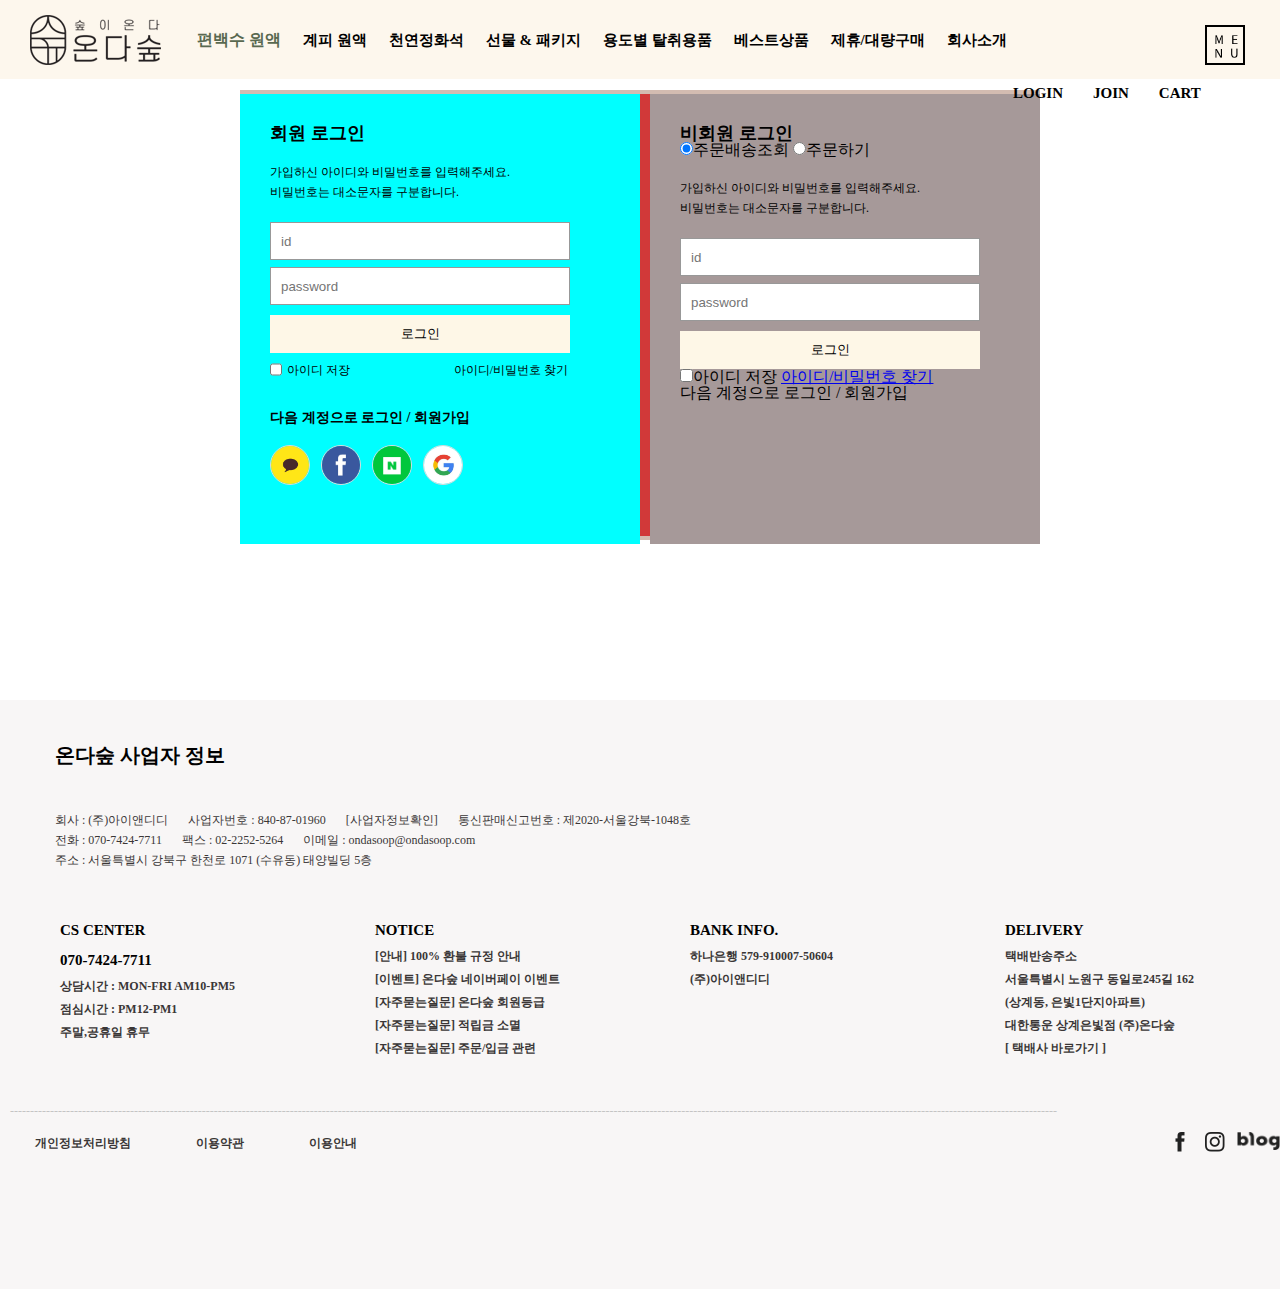
<file: login.html>
<!DOCTYPE html>
<html>

<head>
    <meta charset="UTF-8">
    <title>온다숲</title>

    <link href="css/reset.css" rel="stylesheet">
    <link href="css/common.css" rel="stylesheet">
    <link href="css/login.css" rel="stylesheet">

    <script src="https://ajax.googleapis.com/ajax/libs/jquery/3.3.1/jquery.min.js"></script>

</head>

<body>


    <header>     



        <div id="logo">
            <a href="index.html" target="_self"><img src="img/img_logo.jpg" alt="로고이미지"></a>
        </div>



        <div id="store">
            <ul>
                <li>편백수 원액</li>
                <li><a href="#">계피 원액</a></li>
                <li><a href="#">천연정화석</a></li>
                <li><a href="#">선물 & 패키지</a></li>
                <li><a href="#">용도별 탈취용품</a></li>
                <li><a href="#">베스트상품</a></li>
                <li><a href="#">제휴/대량구매</a></li>
                <li><a href="#">회사소개</a></li>
            </ul>
        </div>


        <div id="menu">
            <a href="#"><img src="img/img_menu.png" alt="메뉴이미지"></a>
        </div>



        <div id="login">
            <ul>
                <li><a href="#">LOGIN</a></li>
                <li><a href="#">JOIN</a></li>
                <li><a href="#">CART</a></li>
            </ul>
        </div>
    </header>

    <div id="loginpage">
       <div id="loginbox">
        <form>
            <div class="loginbox">
                <h1>회원 로그인</h1>
                <p>가입하신 아이디와 비밀번호를 입력해주세요.<br>
                    비밀번호는 대소문자를 구분합니다.</p>
                <input type="text" placeholder="id">
                <input type="password" placeholder="password">
                <button>로그인</button><br>
                <input type="checkbox"><label>아이디 저장</label>
                <span><a href="#">아이디/비밀번호 찾기</a> </span>
                <h2>다음 계정으로 로그인 / 회원가입</h2>
               <div id="iconbox">
                <a href="#"><img src="img/img_icon.jpg" alt=""></a>
                <a href="#"><img src="img/img_icon1.jpg" alt=""></a>
                <a href="#"><img src="img/img_icon2.jpg" alt=""></a>
                <a href="#"><img src="img/img_icon3.jpg" alt=""></a>
               </div>
            </div> 
            <div class="loginbox2">
                <h1>비회원 로그인</h1>
                <input type="radio"checked><label>주문배송조회</label>
                <input type="radio"><label>주문하기</label>
                <p>가입하신 아이디와 비밀번호를 입력해주세요.<br>
                    비밀번호는 대소문자를 구분합니다.</p>
                <input type="text" placeholder="id">
                <input type="password" placeholder="password">
                <button>로그인</button><br>
                <input type="checkbox"><label>아이디 저장</label>
                <span><a href="#">아이디/비밀번호 찾기</a> </span>
                <h2>다음 계정으로 로그인 / 회원가입</h2>
               
            </div> 
        </form>
       </div>

    </div>




   
    <footer>
        <div class="box">
            <h1>온다숲 사업자 정보</h1>
            <h3>
                <ul>
                    <li>회사 : (주)아이앤디디</li>
                    <li>사업자번호 : 840-87-01960</li>
                    <li>[사업자정보확인]</li>
                    <li> 통신판매신고번호 : 제2020-서울강북-1048호</li>
                    <li>전화 : 070-7424-7711</li>
                    <li>팩스 : 02-2252-5264</li>
                    <li>이메일 : ondasoop@ondasoop.com</li>
                    <li>주소 : 서울특별시 강북구 한천로 1071 (수유동) 태양빌딩 5층</li>
                </ul>
            </h3>
            <div class="box1">
                <h5>CS CENTER<br>
                    070-7424-7711</h5>
                <ul>
                    <li>상담시간 : MON-FRI AM10-PM5</li>
                    <li>점심시간 : PM12-PM1</li>
                    <li>주말,공휴일 휴무</li>
                </ul>
            </div>
            <div class="box1">
                <h5>NOTICE</h5>
                <ul>
                    <li>[안내] 100% 환불 규정 안내</li>
                    <li>[이벤트] 온다숲 네이버페이 이벤트</li>
                    <li>[자주묻는질문] 온다숲 회원등급</li>
                    <li>[자주묻는질문] 적립금 소멸</li>
                    <li>[자주묻는질문] 주문/입금 관련</li>
                </ul>
            </div>
            <div class="box1">
                <h5>BANK INFO.</h5>
                <ul>
                    <li>하나은행 579-910007-50604</li>
                    <li>(주)아이앤디디</li>
                </ul>
            </div>
            <div class="box1">
                <h5>DELIVERY</h5>
                <ul>
                    <li>택배반송주소</li>
                    <li>서울특별시 노원구 동일로245길 162 <br>(상계동, 은빛1단지아파트)</li>
                    <li>대한통운 상계은빛점 (주)온다숲</li>
                    <li>[ 택배사 바로가기 ]</li>
                </ul>
            </div>
            <div id="box">
                <h1>[base64]
                </h1>
                <ul>
                    <li><a href="#">개인정보처리방침</a></li>
                    <li><a href="#">이용약관</a></li>
                    <li><a href="#">이용안내</a></li>
                </ul>

                <div id="b"><a href="#"><img src="img/img_blog.png" alt="블로그 아이콘"></a></div>
                <div id="f"><a href="#"><img src="img/img_instagram.png" alt="페이스북 아이콘"></a></div>
                <div id="i"><a href="#"><img src="img/img_facebook.png" alt="인스타 아이콘"></a></div>

            </div>


        </div>

    </footer>


    <script>
        $(document).ready(function () {
            $("#product li:first-child").mouseover(function () {
                $("#cimg").attr("src", "img/img6.jpg");
            });
            $("#product li:nth-child(2)").mouseover(function () {
                $("#cimg").attr("src", "img/img_product.jpg");
            });
            $("#product li:nth-child(3)").mouseover(function () {
                $("#cimg").attr("src", "img/img_product3.jpg");
            });
            $("#product li:nth-child(4)").mouseover(function () {
                $("#cimg").attr("src", "img/img_product2.jpg");
            });
        });         
    </script>



</body>

</html>
</file>
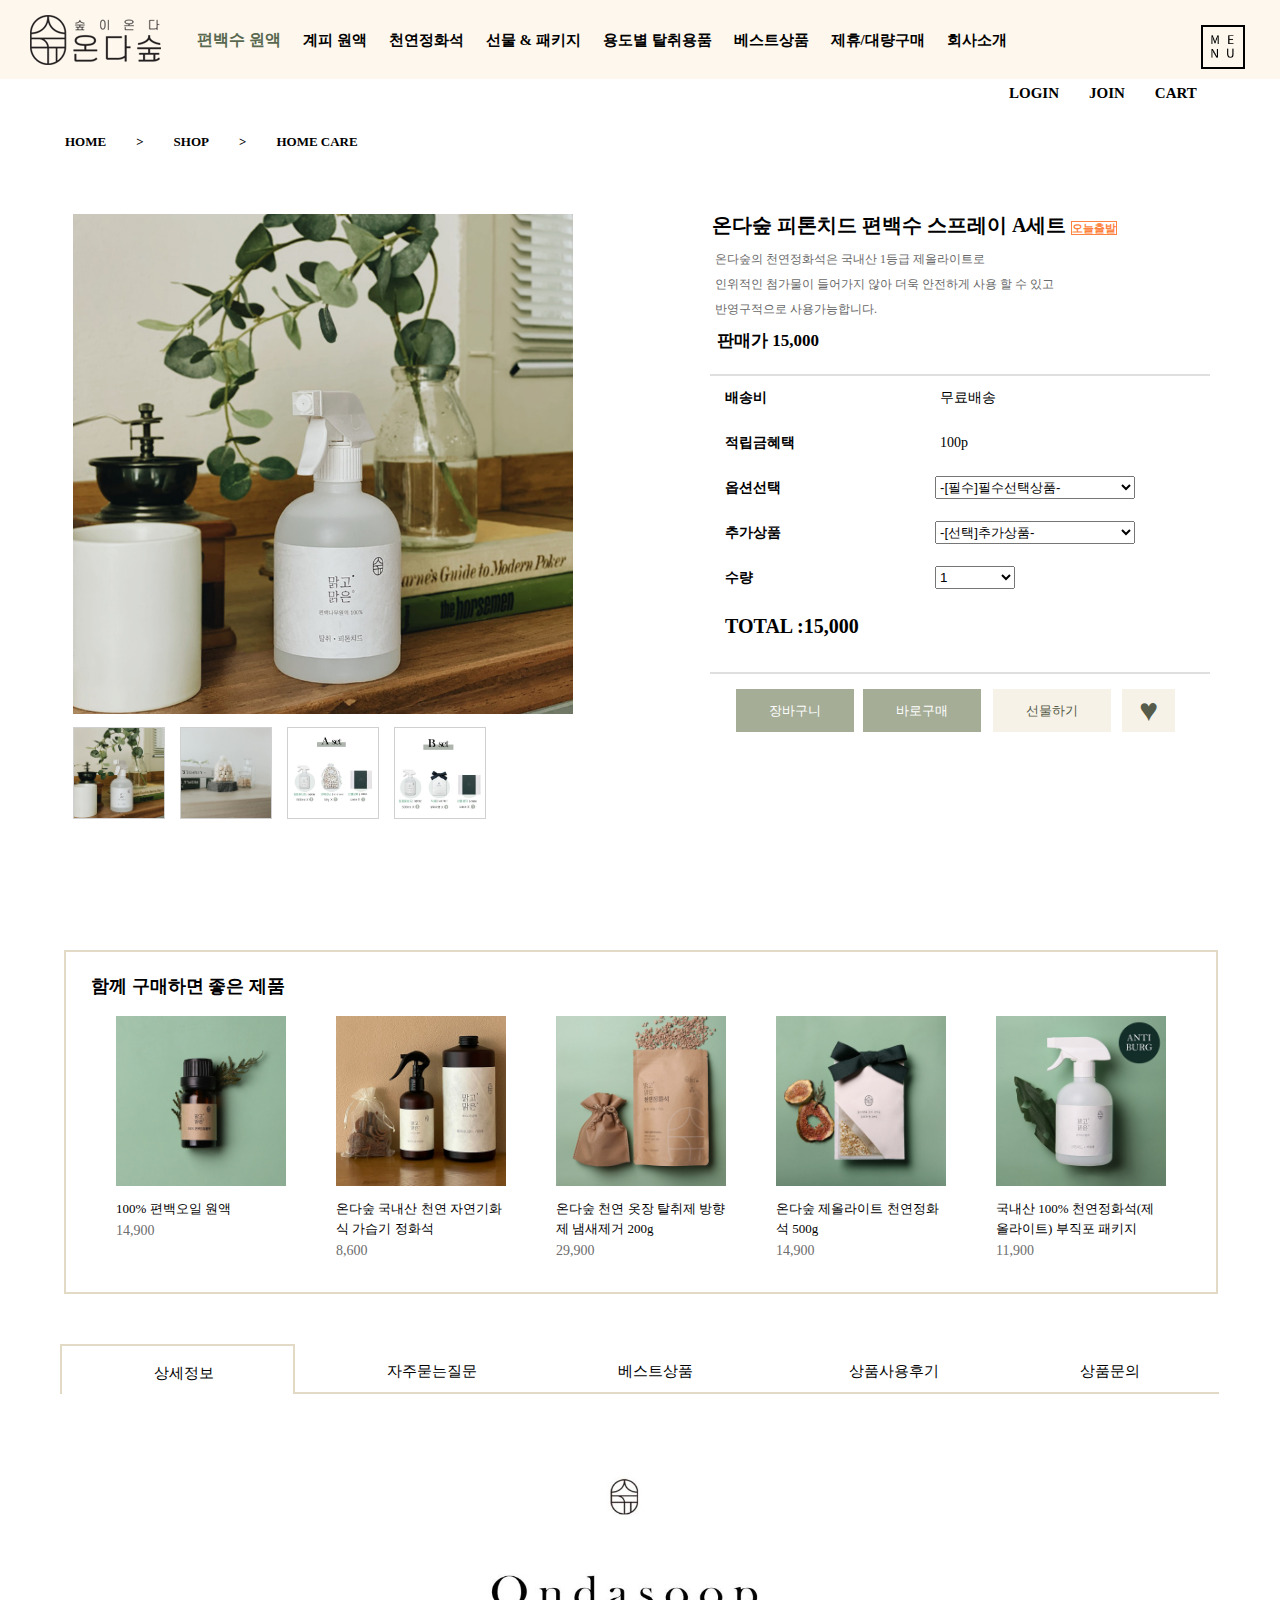
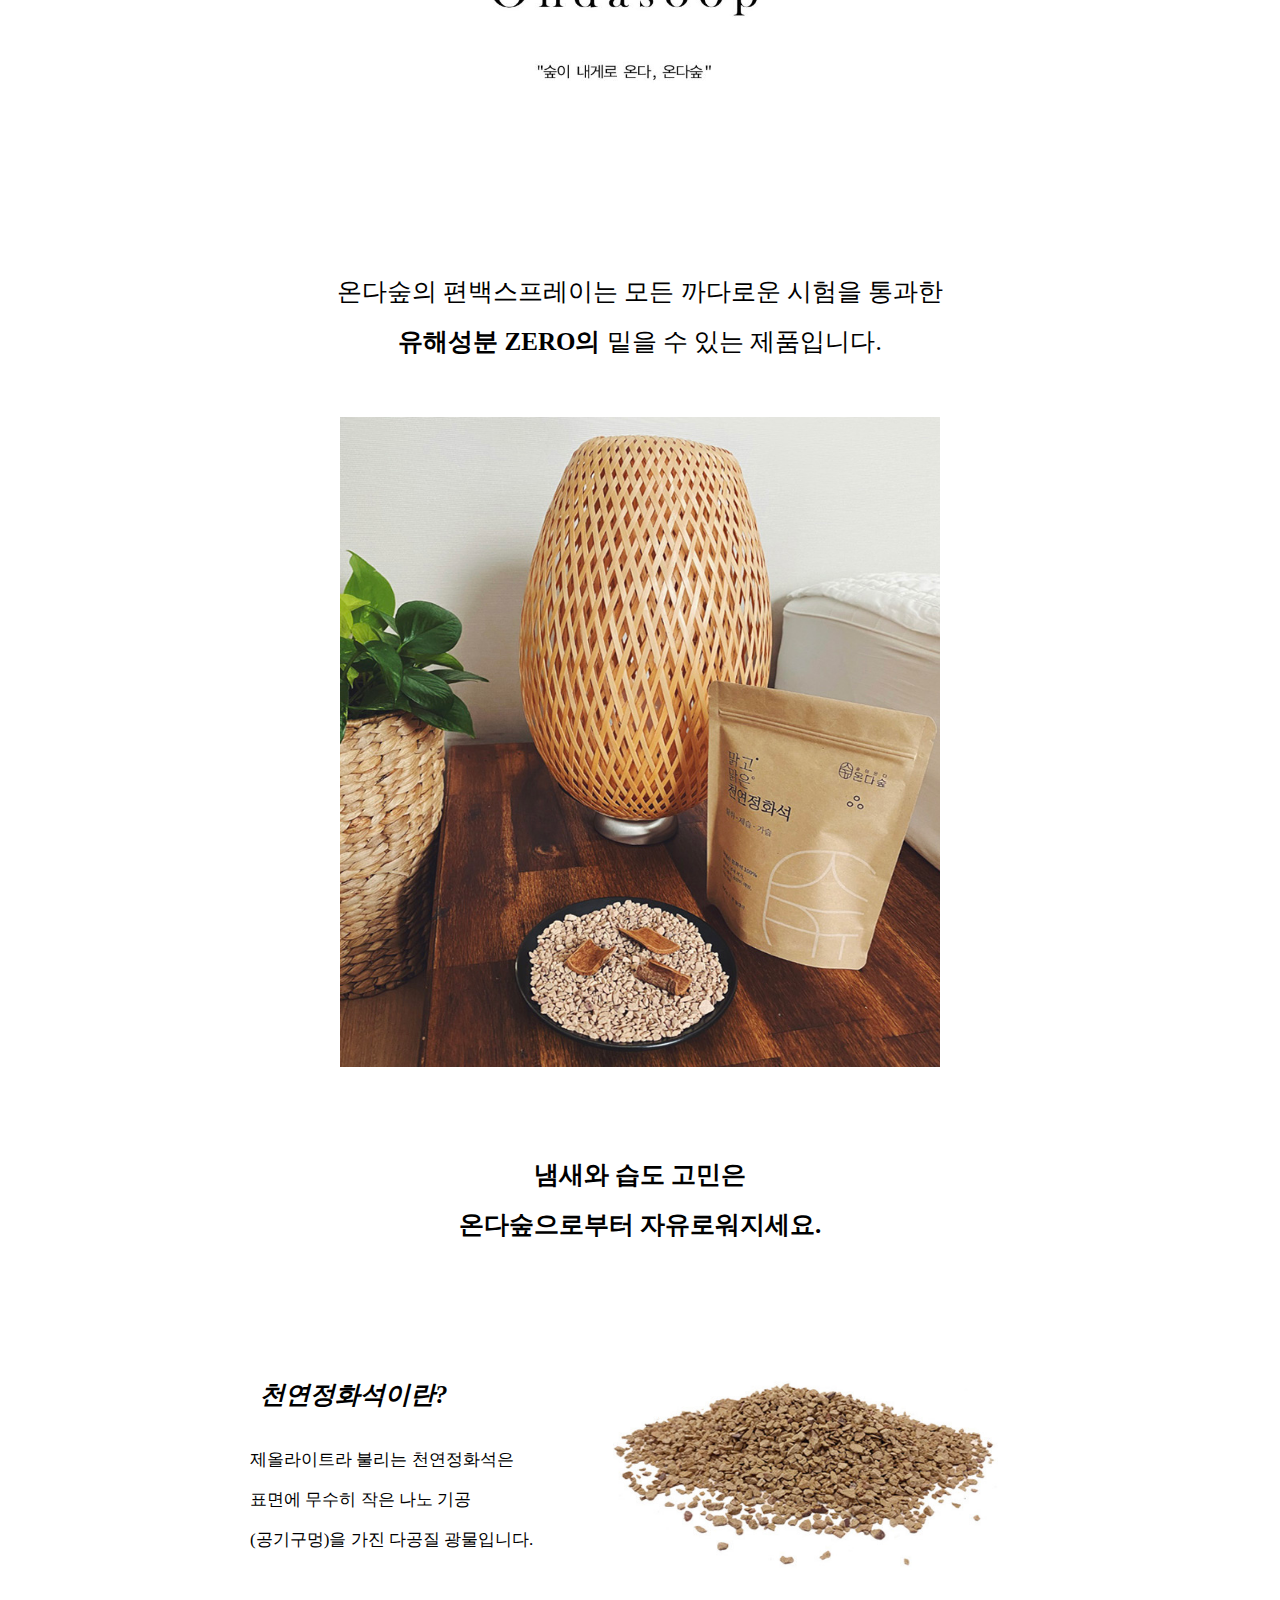
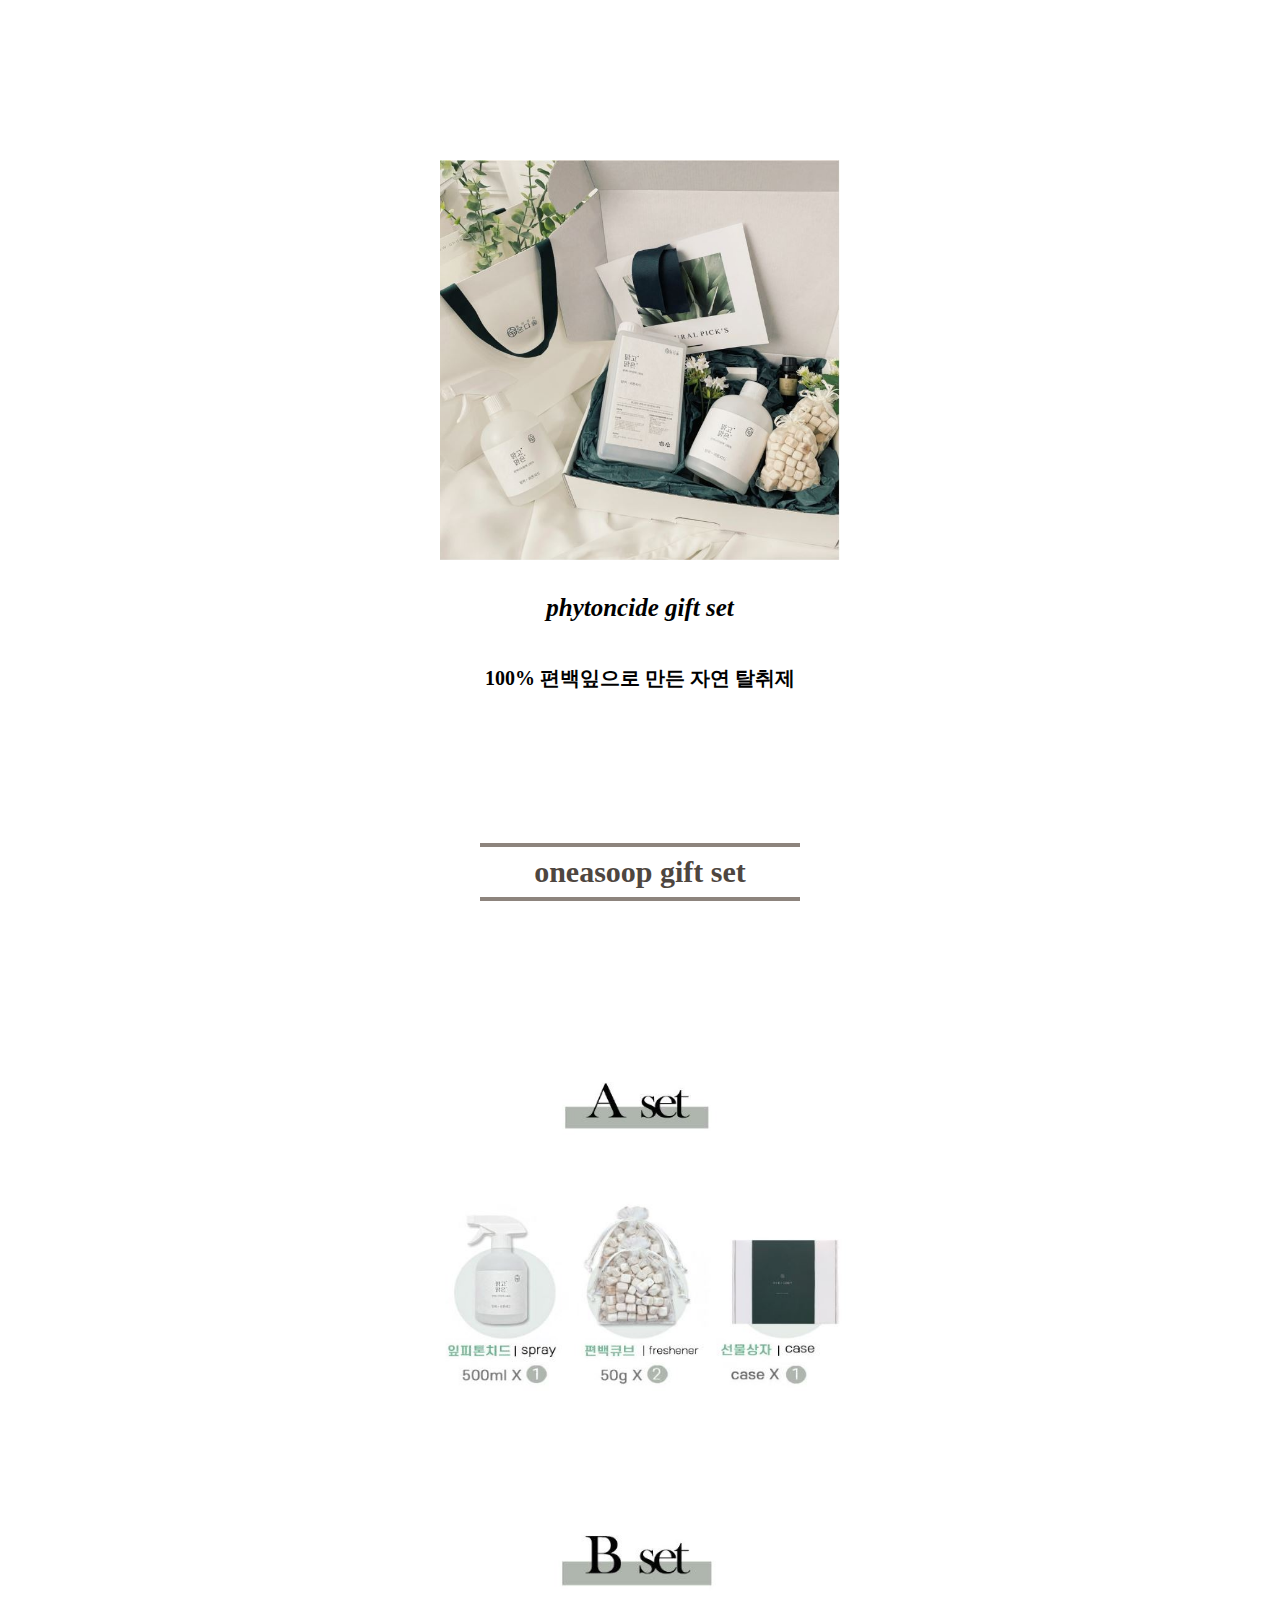
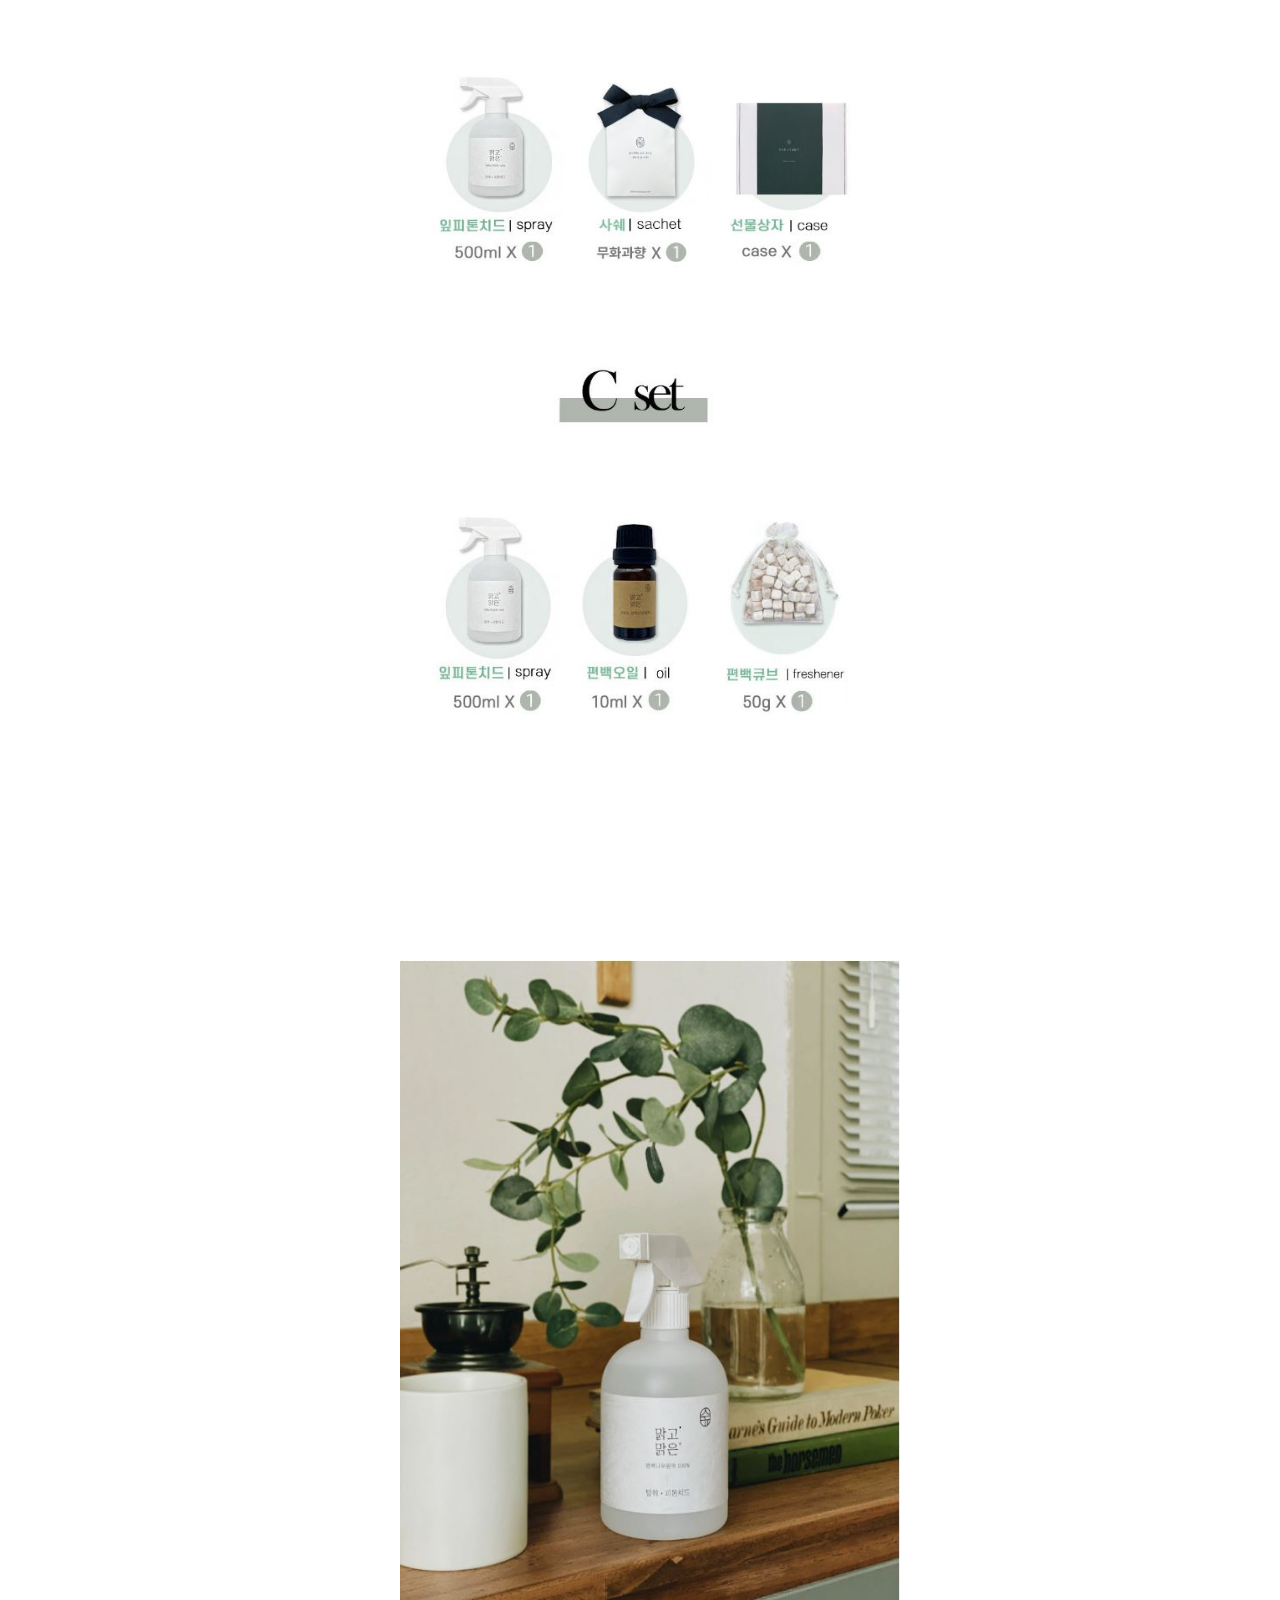
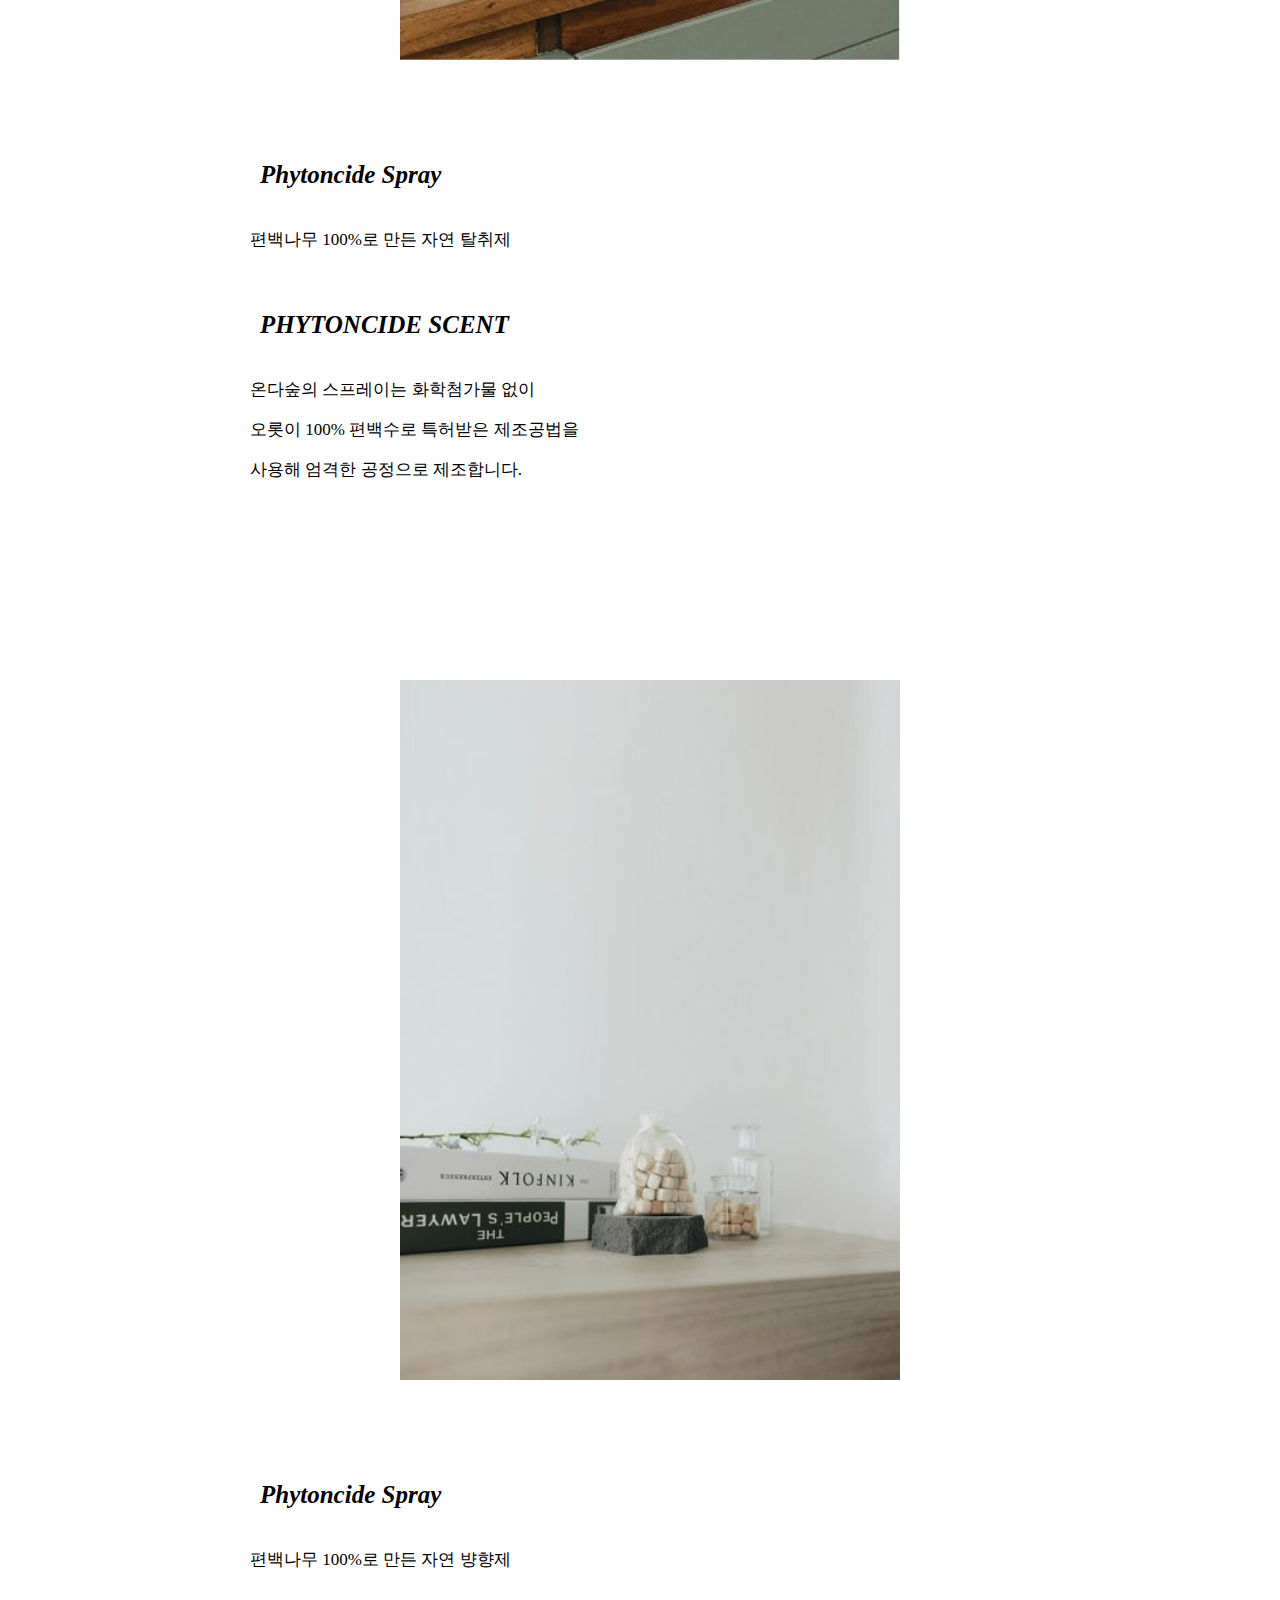
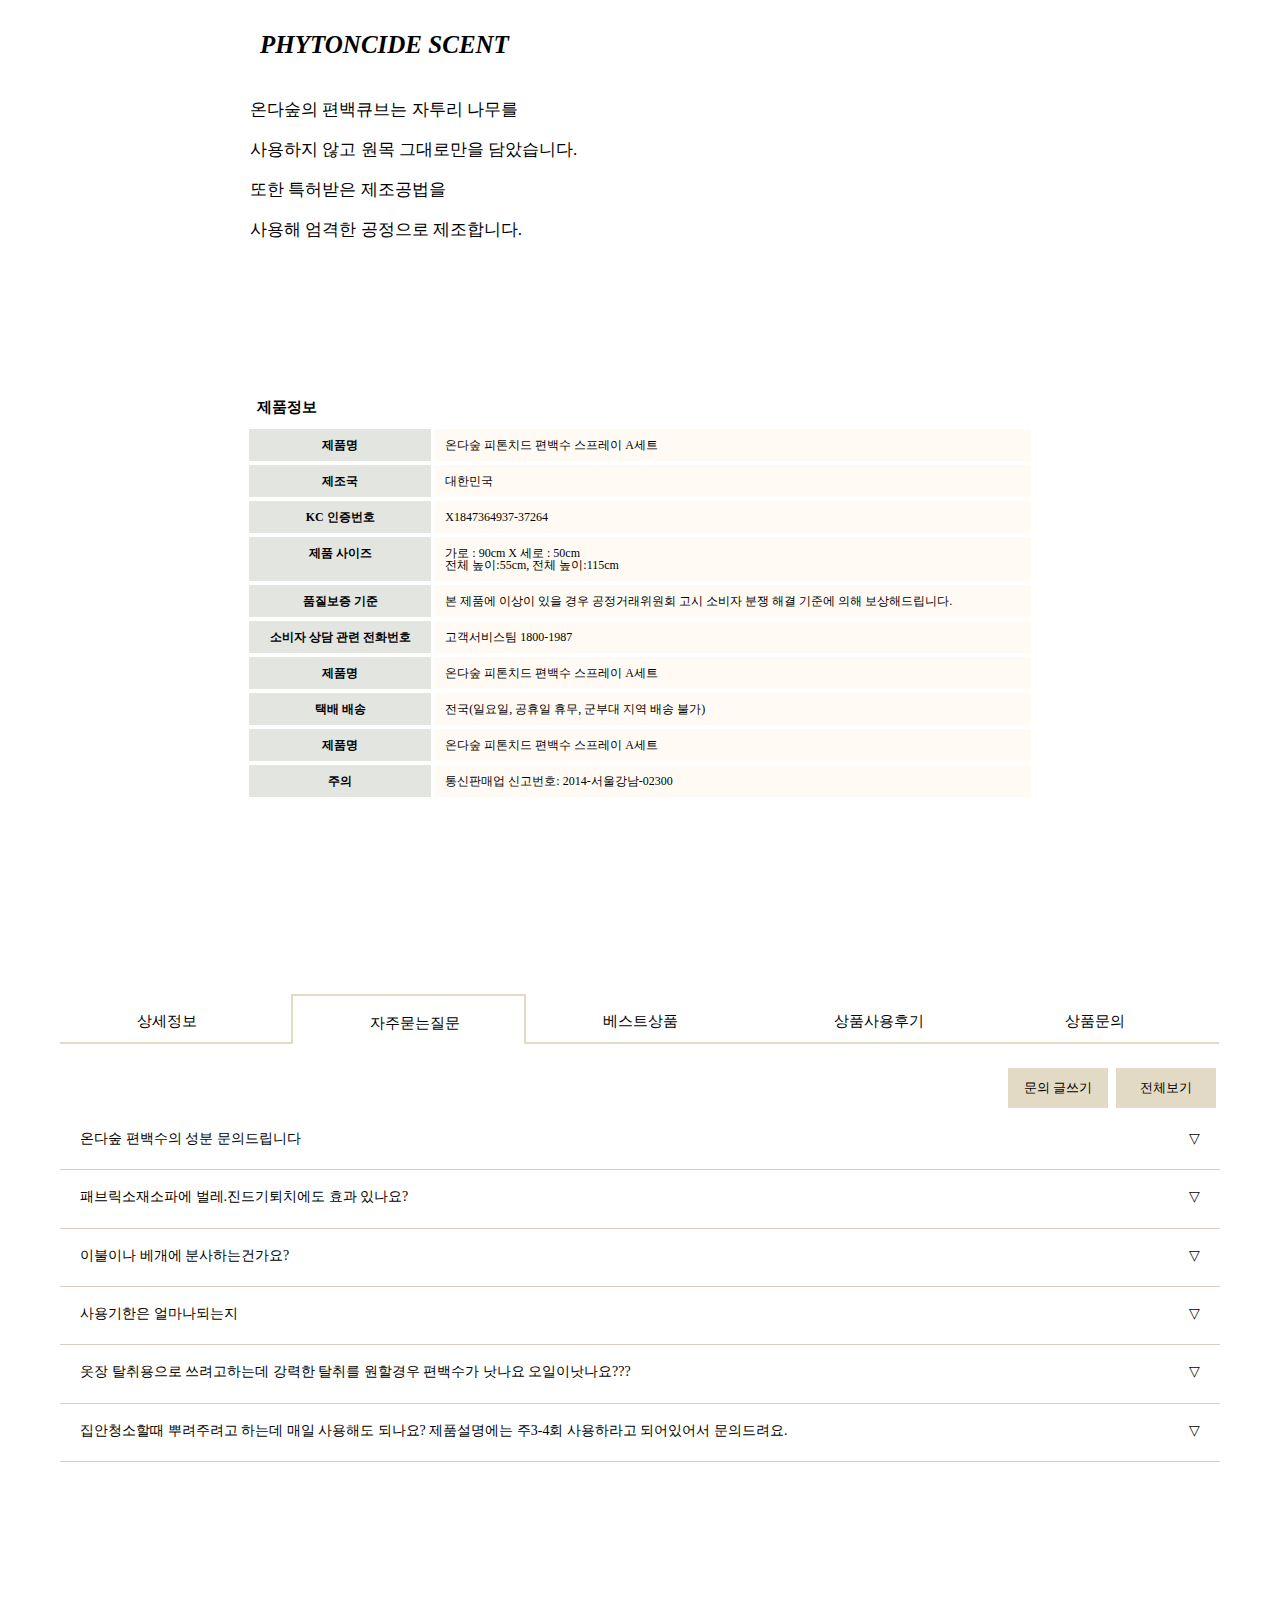
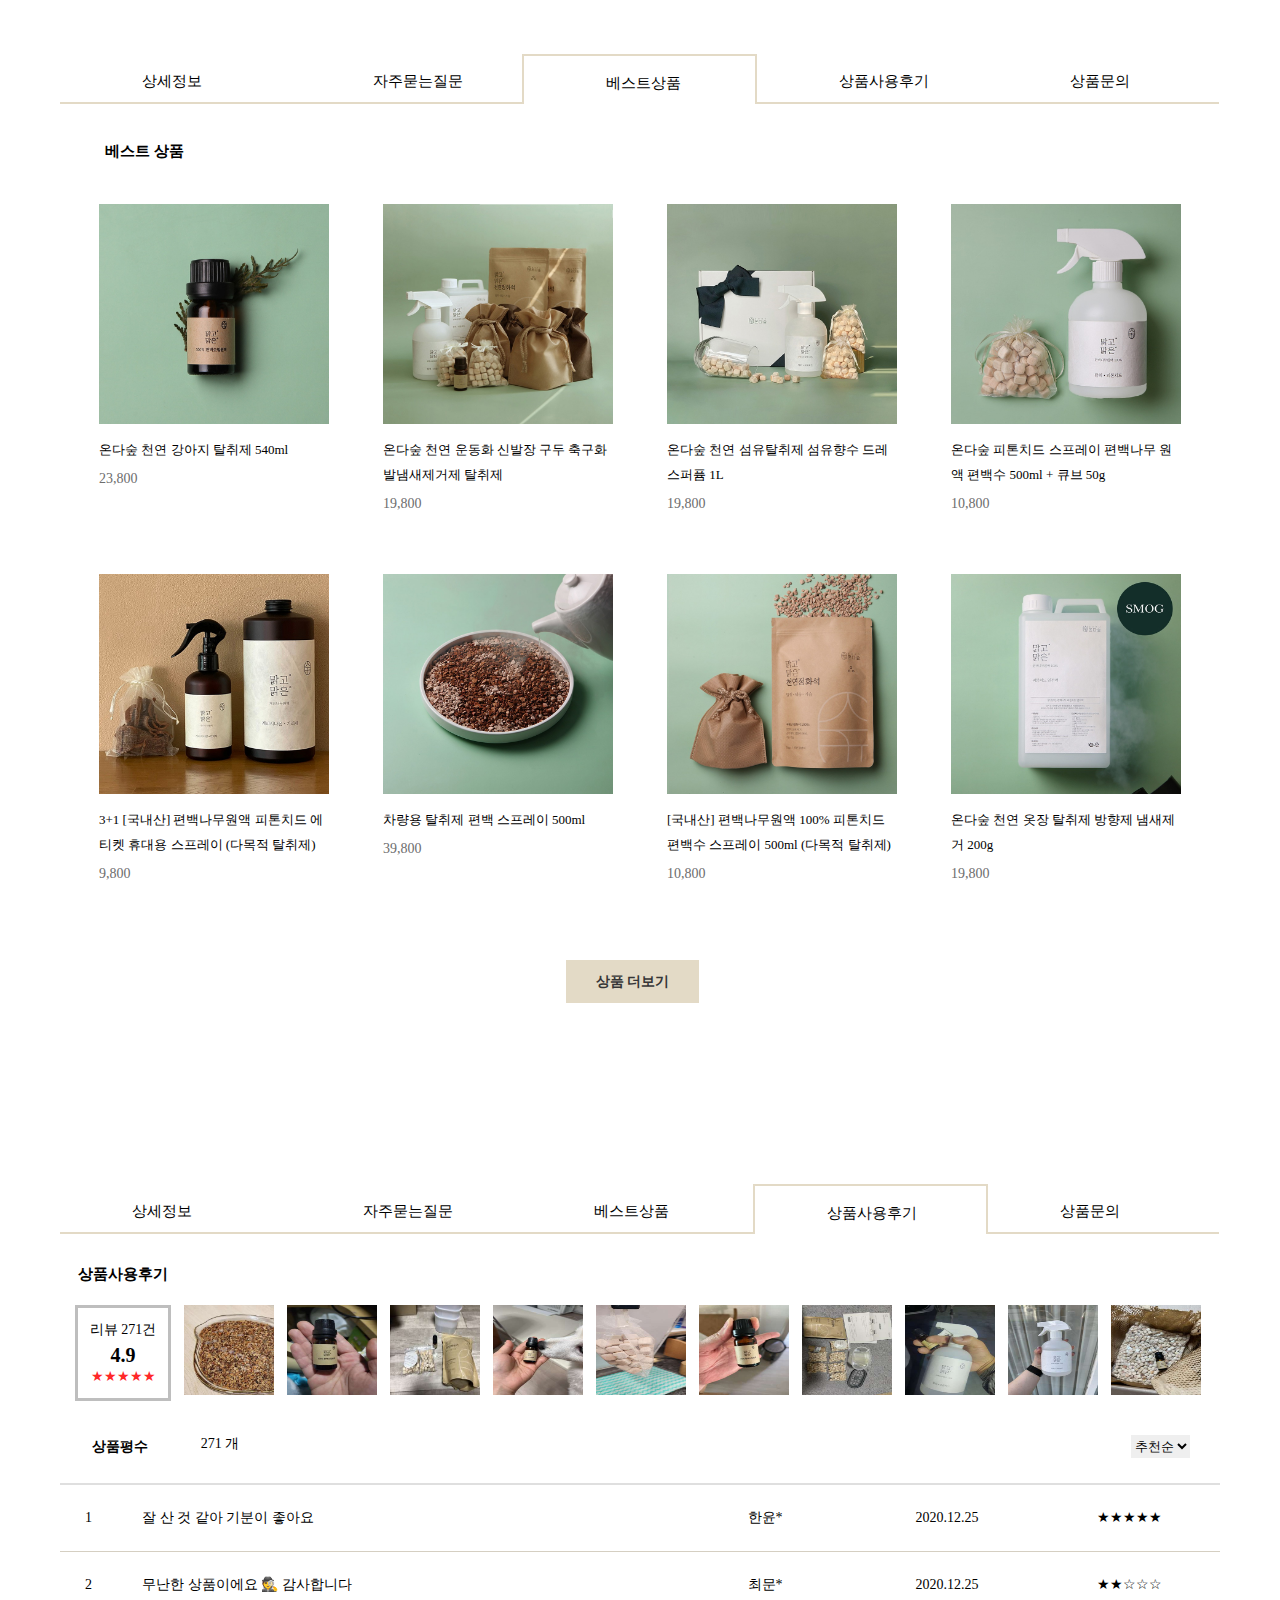
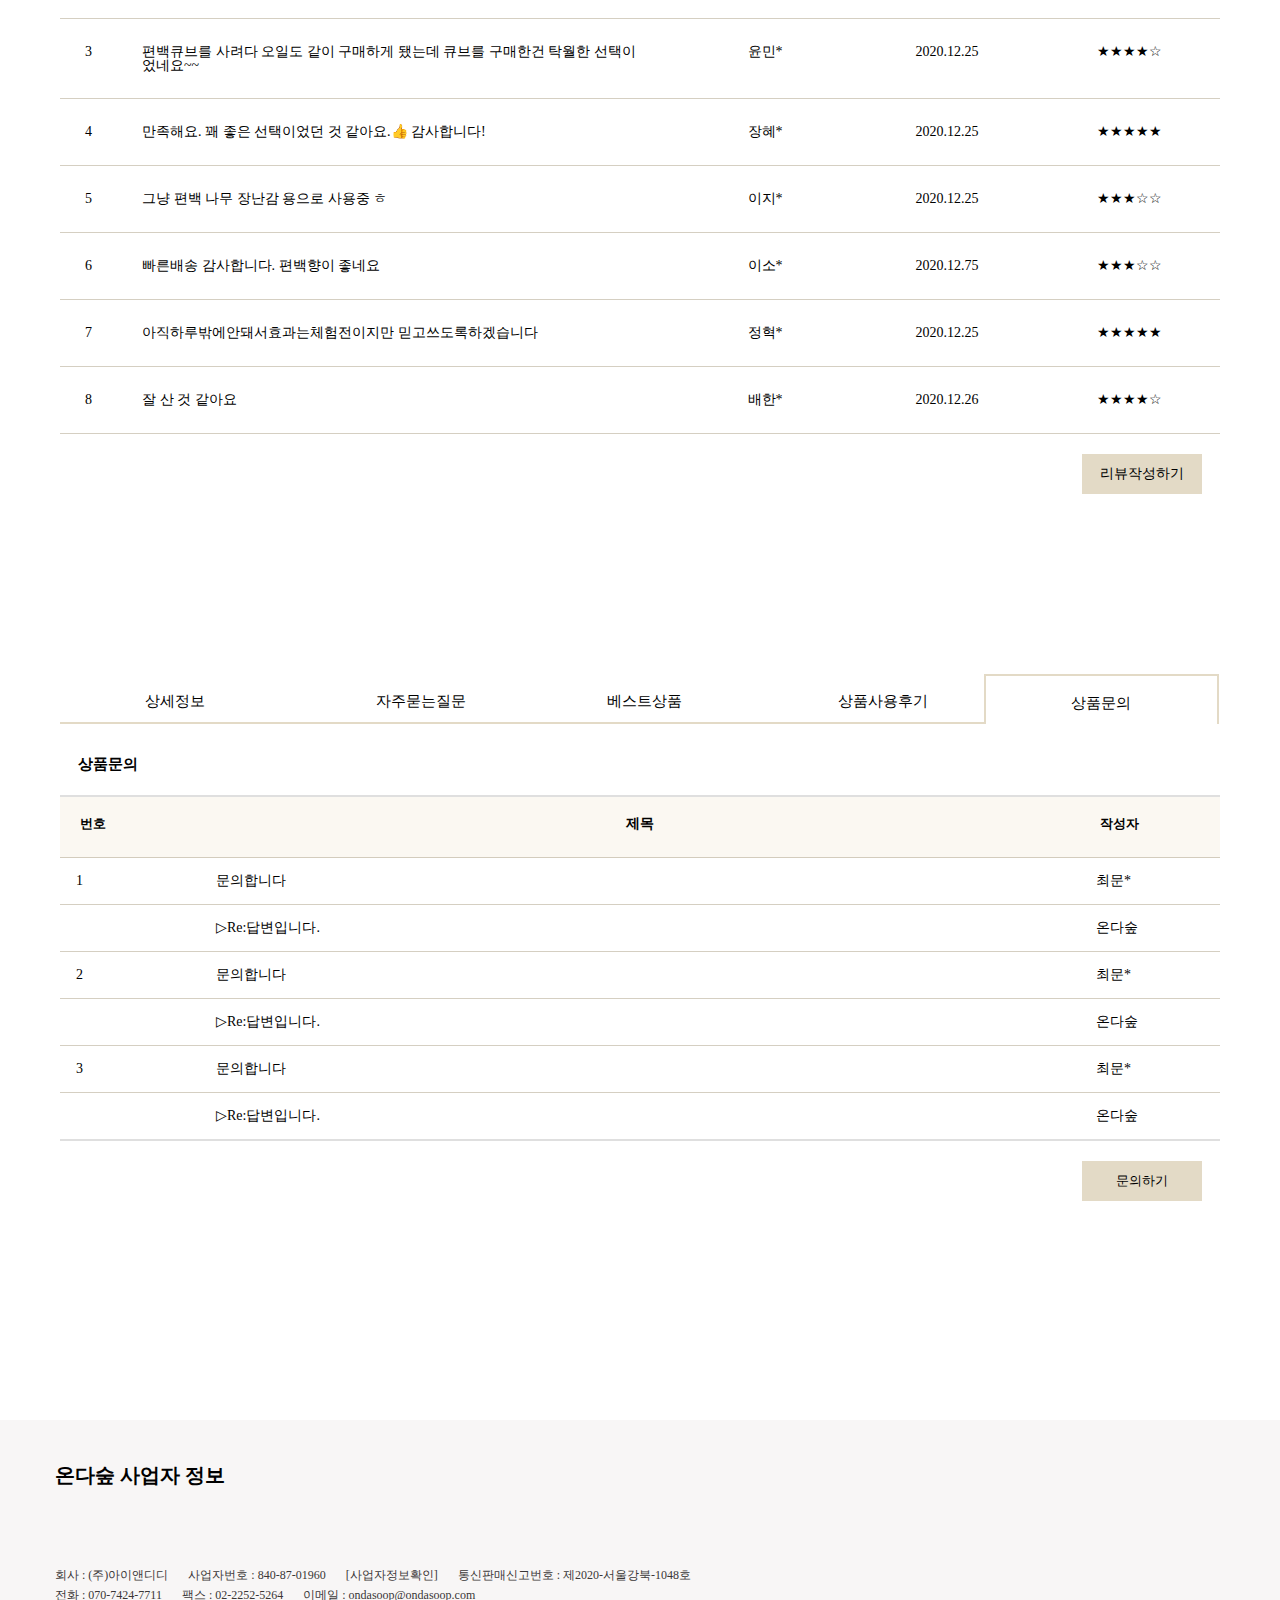
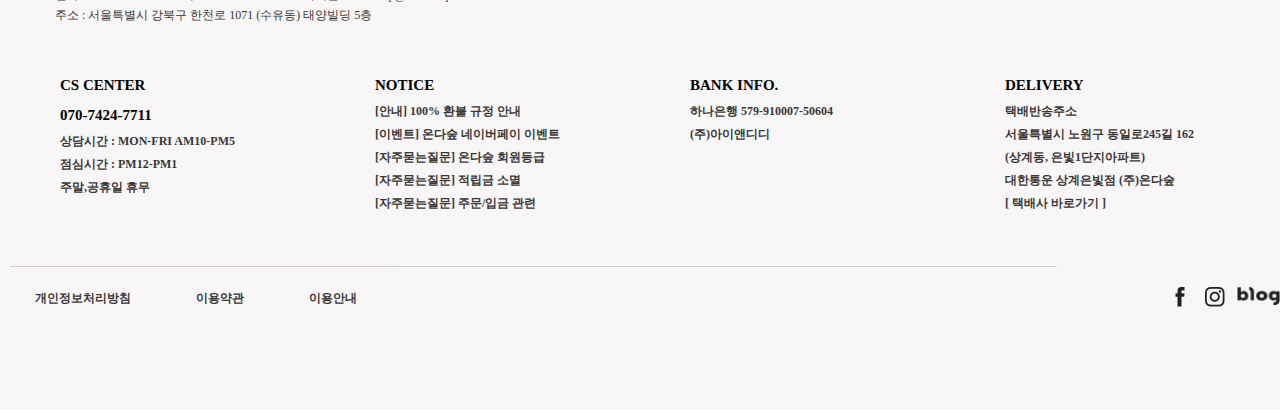
<file: sub.html>
<!DOCTYPE html>
<html>

<head>
    <meta charset="UTF-8">
    <title>온다숲</title>

    <link href="css/reset.css" rel="stylesheet">
    <link href="css/common.css" rel="stylesheet">
    <link href="css/sub.css" rel="stylesheet">

    <script src="https://ajax.googleapis.com/ajax/libs/jquery/3.3.1/jquery.min.js"></script>

</head>

<body>


    <header>



        <div id="logo">
            <a href="index.html" target="_self"><img src="img/img_logo.jpg" alt="로고이미지"></a>
        </div>



        <div id="store">
            <ul>
                <li>편백수 원액</li>
                <li><a href="#">계피 원액</a></li>
                <li><a href="#">천연정화석</a></li>
                <li><a href="#">선물 & 패키지</a></li>
                <li><a href="#">용도별 탈취용품</a></li>
                <li><a href="#">베스트상품</a></li>
                <li><a href="#">제휴/대량구매</a></li>
                <li><a href="#">회사소개</a></li>
            </ul>
        </div>


        <div id="menu">
            <a href="#"><img src="img/img_menu.png" alt="메뉴이미지"></a>
        </div>



        <div id="login">
            <ul>
                <li><a href="#">LOGIN</a></li>
                <li><a href="#">JOIN</a></li>
                <li><a href="#">CART</a></li>
            </ul>
        </div>
    </header>




    <div id="sub">
        <div id="submenu">
            <ul>
                <li>HOME</li>
                <li>></li>
                <li>SHOP</li>
                <li>></li>
                <li>HOME CARE</li>
            </ul>
        </div>


        
        <div id="productimg">

           
            <div id="box">
                <img src="img/img_product3.jpg" alt="상품이미지" id="cimg" class="w1">

                <div id="product">
                    <ul>
                        <li><img src="img/img_product3.jpg" alt="상세이미지"></li>
                        <li><img src="img/img_product2.jpg" alt="상세이미지"></li>
                        <li><img src="img/img_sub10.JPG" alt="상세이미지"></li>
                        <li><img src="img/img_sub11.JPG" alt="상세이미지"></li>
                    </ul>
                </div>
            </div>




        </div>




        <div id="product1">
            <h1>온다숲 피톤치드 편백수 스프레이 A세트 <span>오늘출발</span></h1> 
            <p>온다숲의 천연정화석은 국내산 1등급 제올라이트로 <br>인위적인 첨가물이 들어가지 않아 더욱 안전하게 사용 할 수 있고<br> 반영구적으로 사용가능합니다. </p>
            <h2>판매가 15,000</h2>

            <table>

                <tr>
                    <td class="table-td">배송비</td>
                    <th class="table-th">무료배송</th>
                </tr>

                <tr>
                    <td class="table-td">적립금혜택</td>
                    <th class="table-th">100p</th>
                </tr>

                <tr>
                    <td class="table-td">옵션선택</td>
                    <td>
                        <select name="option" id="option">
                            <option>-[필수]필수선택상품-</option>
                            <option>------------------</option>
                            <option>선물 A set</option>
                            <option>선물 B set(+2,000)</option>
                        </select>
                    </td>
                </tr>

                <tr>
                    <td class="table-td">추가상품</td>
                    <td>
                        <select name="add" id="add">
                            <option>-[선택]추가상품-</option>
                            <option>------------------</option>
                            <option>선물포장(+2,000)</option>
                            <option>쇼핑백(+1,000)</option>
                        </select>
                    </td>
                </tr>



                <tr>
                    <td class="table-td">수량</td>
                    <td>
                        <select name="number" id="number">
                            <option>1</option>
                            <option>2</option>
                            <option>3</option>
                            <option>4</option>
                            <option>5</option>
                        </select>
                    </td>
                </tr>
                
                    <tr><td id="total">TOTAL :15,000</td></tr>
                



               

            </table>
            <div id="cart"><button>장바구니</button></div>
            <div id="buy"><button>바로구매</button></div>
            <div id="present"><button>선물하기</button></div>
            <div id="heart"><button>♥</button></div>
           
        </div>




        <div id="recommend">
            <div id="best"><h1>함께 구매하면 좋은 제품</h1></div>
            
            <div class="best">
                <a href="#"><img src="img/img4.jpg" alt=""></a>
                <h2>100% 편백오일 원액</h2>
                <h3>14,900</h3>
            </div>
            <div class="best">
                <a href="#"><img src="img/img8.jpg" alt=""></a>
                <h2>온다숲 국내산 천연 자연기화식 가습기 정화석</h2>
                <h3>8,600</h3>
            </div>
            <div class="best">
                <a href="#"><img src="img/img10.jpg" alt=""></a>
                <h2>온다숲 천연 옷장 탈취제 방향제 냄새제거 200g</h2>
                <h3>29,900</h3>
            </div>
            <div class="best">
                <a href="#"><img src="img/img12.jpg" alt=""></a>
                <h2>온다숲 제올라이트 천연정화석 500g</h2>
                <h3>14,900</h3>
            </div>
            <div class="best">
                <a href="#"><img src="img/img13.jpg" alt=""></a>
                <h2>국내산 100% 천연정화석(제올라이트) 부직포 패키지</h2>
                <h3>11,900</h3>
            </div>
        </div>

        <div id="section">
            
            <ul>
                <li><a href="">상세정보</a></li>
                <li><a href="">자주묻는질문</a></li>
                <li><a href="">베스트상품</a></li>
                <li><a href="">상품사용후기</a></li>
                <li><a href="">상품문의</a></li>
            </ul>
            <div id="detail_box">
                <img src="img/img_sub5.JPG" alt="" class="sub_img">
               <h1>온다숲의 편백스프레이는 모든 까다로운 시험을 통과한<br> <span>유해성분 ZERO의 </span>밑을 수 있는 제품입니다.</h1>
               <img src="img/img_sub1.jpg" alt="">
               <h2>냄새와 습도 고민은<br> 온다숲으로부터 자유로워지세요.</h2>
               <h3>천연정화석이란?</h3>
               <p>제올라이트라 불리는 천연정화석은<br> 표면에 무수히 작은 나노 기공<br> (공기구멍)을 가진 다공질 광물입니다.</p>
               <img src="img/img_sub2.jpg" alt="" class="sub_img1">
               <img src="img/img_sub8.JPG" alt="" class="sub_img2">
               <h4>phytoncide gift set</h4>
               <h5>100% 편백잎으로 만든 자연 탈취제</h5>
               <h6>oneasoop gift set</h6>
               <img src="img/img_sub10.JPG" alt="" class="sub_img3">
               <img src="img/img_sub11.JPG" alt="" class="sub_img3">
               <img src="img/img_sub12.JPG" alt="" class="sub_img3">
               <img src="img/img_sub9.JPG" alt="" class="sub_img4">
               <h3>Phytoncide Spray</h3>
               <p>편백나무 100%로 만든 자연 탈취제</p>
               <h3>PHYTONCIDE SCENT</h3>
               <P>온다숲의 스프레이는 화학첨가물 없이<br>오롯이 100% 편백수로 특허받은 제조공법을<br>사용해 엄격한 공정으로 제조합니다.</P>
               <img src="img/img_sub13.JPG" alt="" class="sub_img4">
               <h3>Phytoncide Spray</h3>
               <p>편백나무 100%로 만든 자연 뱡향제</p>
               <h3>PHYTONCIDE SCENT</h3>
               <P>온다숲의 편백큐브는 자투리 나무를<br>사용하지 않고 원목 그대로만을 담았습니다.<br>또한 특허받은 제조공법을<br>사용해 엄격한 공정으로 제조합니다.</P>
                <div id="detail_tablebox">
                    <h1>제품정보</h1>
                    <table>
                        <tr>
                            <td>제품명</td>
                            <th>온다숲 피톤치드 편백수 스프레이 A세트</th>
                        </tr>
                        <tr>
                            <td>제조국</td>
                            <th>대한민국</th>
                        </tr>
                        <tr>
                            <td>KC 인증번호</td>
                            <th>X1847364937-37264</th>
                        </tr>
                        <tr>
                            <td>제품 사이즈</td>
                            <th>가로 : 90cm X 세로 : 50cm<br>
                                전체 높이:55cm, 전체 높이:115cm
                                </th>
                        </tr>
                        <tr>
                            <td>품질보증 기준</td>
                            <th>본 제품에 이상이 있을 경우 공정거래위원회 고시 소비자 분쟁 해결 기준에 의해 보상해드립니다.</th>
                        </tr>
                        <tr>
                            <td>소비자 상담 관련 전화번호</td>
                            <th>고객서비스팀 1800-1987</th>
                        </tr>
                        <tr>
                            <td>제품명</td>
                            <th>온다숲 피톤치드 편백수 스프레이 A세트</th>
                        </tr>
                        <tr>
                            <td>택배 배송</td>
                            <th>전국(일요일, 공휴일 휴무, 군부대 지역 배송 불가) </th>
                        </tr>
                       
                        <tr>
                            <td>제품명</td>
                            <th>온다숲 피톤치드 편백수 스프레이 A세트</th>
                        </tr>
                        
                        <tr>
                            <td>주의</td>
                            <th>통신판매업 신고번호: 2014-서울강남-02300</th>
                        </tr>
                    </table>
                   </div>
               
            </div>
        </div>

        <div id="qna">
            <ul>
                <li><a href="#">상세정보</a></li>
                <li><a href="#">자주묻는질문</a></li>
                <li><a href="#">베스트상품</a></li>
                <li><a href="#">상품사용후기</a></li>
                <li><a href="#">상품문의</a></li>
            </ul>
            <div id="qna_box">
                <table>
                    <button>전체보기</button>
                    <button>문의 글쓰기</button>
                    <tr>
                        <td><a href="#">온다숲 편백수의 성분 문의드립니다</a></td>
                        <td><a href="#">▽</a></td>
                    </tr>
                    <tr>
                        <td><a href="#">패브릭소재소파에 벌레.진드기퇴치에도 효과 있나요?</a></td>
                        <td><a href="#">▽</a></td>
                    </tr>
                    <tr>
                        <td><a href="#">이불이나 베개에 분사하는건가요?</a></td>
                        <td><a href="#">▽</a></td>
                    </tr>
                    <tr>
                        <td><a href="#">사용기한은 얼마나되는지</a></td>
                        <td><a href="#">▽</a></td>
                    </tr>
                    <tr>
                        <td><a href="#">옷장 탈취용으로 쓰려고하는데 강력한 탈취를 원할경우 편백수가 낫나요 오일이낫나요???</a></td>
                        <td><a href="#">▽</a></td>
                    </tr>
                    <tr>
                        <td><a href="#">집안청소할때 뿌려주려고 하는데 매일 사용해도 되나요? 제품설명에는 주3-4회 사용하라고 되어있어서 문의드려요.</a></td>
                        <td><a href="#">▽</a></td>
                    </tr>
                </table>
            </div>
        </div>

        <div id="bestitem">
            <ul>
                <li><a href="#">상세정보</a></li>
                <li><a href="#">자주묻는질문</a></li>
                <li><a href="#">베스트상품</a></li>
                <li><a href="#">상품사용후기</a></li>
                <li><a href="#">상품문의</a></li>
            </ul>
            <div id="bestitem_box">
                <h1>베스트 상품</h1>
                <div class="best_item">
                    <a href="#"><img src="img/img4.jpg" alt=""></a>
                    <h2>온다숲 천연 강아지 탈취제 540ml</h2>
                    <h3>23,800</h3>
                </div>
                
                <div class="best_item">
                    <a href="#"><img src="img/img5.jpg" alt=""></a>
                    <h2>온다숲 천연 운동화 신발장 구두 축구화 발냄새제거제 탈취제</h2>
                    <h3>19,800</h3>
                </div>
                <div class="best_item">
                    <a href="#"><img src="img/img6.jpg" alt=""></a>
                    <h2>온다숲 천연 섬유탈취제 섬유향수 드레스퍼퓸 1L</h2>
                    <h3>19,800</h3>
                </div>
                <div class="best_item">
                    <a href="#"><img src="img/img7.jpg" alt=""></a>
                    <h2>온다숲 피톤치드 스프레이 편백나무 원액 편백수 500ml + 큐브 50g</h2>
                    <h3>10,800</h3>
                </div>
                <div class="best_item">
                    <a href="#"><img src="img/img8.jpg" alt=""></a>
                    <h2>3+1 [국내산] 편백나무원액 피톤치드 에티켓 휴대용 스프레이
                        (다목적 탈취제)</h2>
                    <h3>9,800</h3>
                </div>
                <div class="best_item">
                    <a href="#"><img src="img/img9.jpg" alt=""></a>
                    <h2>차량용 탈취제 편백 스프레이 500ml</h2>
                    <h3>39,800</h3>
                </div>
                <div class="best_item">
                    <a href="#"><img src="img/img10.jpg" alt=""></a>
                    <h2>[국내산] 편백나무원액 100% 피톤치드 편백수 스프레이 500ml
                        (다목적 탈취제)</h2>
                    <h3>10,800</h3>
                </div>
                <div class="best_item">
                    <a href="#"><img src="img/img11.jpg" alt=""></a>
                    <h2>온다숲 천연 옷장 탈취제 방향제 냄새제거 200g</h2>
                    <h3>19,800</h3>
                </div>
                <button>상품 더보기</button>
            </div>
        </div>

        <div id="review">
            <ul>
                <li><a href="#">상세정보</a></li>
                <li><a href="#">자주묻는질문</a></li>
                <li><a href="#">베스트상품</a></li>
                <li><a href="#">상품사용후기</a></li>
                <li><a href="#">상품문의</a></li>
            </ul>
            <div id="review_box">
                <h1>상품사용후기</h1>
               <div id="first_review">
                        <h1>리뷰 271건</h1>
                        <h2>4.9</h2>
                        <h3>★★★★★</h3>                   
                </div>

                <div class="review">
                    <a href="#"><img src="img/img_review1.jpg" alt="후기 사진"></a>
                </div>
                <div class="review">
                    <a href="#"><img src="img/img_review2.jpg" alt="후기 사진"></a>
                </div>
                <div class="review">
                    <a href="#"><img src="img/img_review3.jpeg" alt="후기 사진"></a>
                </div>
                <div class="review">
                    <a href="#"><img src="img/img_review4.jpg" alt="후기 사진"></a>
                </div>
                <div class="review">
                    <a href="#"><img src="img/img_review5.jpg" alt="후기 사진"></a>
                </div>
                <div class="review">
                    <a href="#"><img src="img/img_review6.jpeg" alt="후기 사진"></a>
                </div>
                <div class="review">
                    <a href="#"><img src="img/img_review7.jpeg" alt="후기 사진"></a>
                </div>
                <div class="review">
                    <a href="#"><img src="img/img_review8.jpg" alt="후기 사진"></a>
                </div>
                <div class="review">
                    <a href="#"><img src="img/img_review9.jpeg" alt="후기 사진"></a>
                </div>
                <div class="review">
                    <a href="#"><img src="img/img_review10.jpeg" alt="후기 사진"></a>
                </div>
                <div id="review_list">
                    <table>
                        <tr>
                            <td>상품평수</td>
                            <th>271 개</th>
                            <td> <select name="list" id="list3">
                                <option>추천순</option>
                                <option>별점순</option>
                                <option>최신순</option>
                            </select></td>
                        </tr>
                    </table>
                </div>
                 <table class="review_list">
                    <tr>
                        <td>1</td>
                       <td><a href="#">잘 산 것 같아 기분이 좋아요</a></td>
                        <th>한윤*</th>
                        <th>2020.12.25</th>
                        <th>★★★★★</th>
                    </tr>
                    <tr>
                        <td>2</td>
                        <td><a href="#">무난한 상품이에요 🕵️ 감사합니다</a></td>
                        <th>최문*</th>
                        <th>2020.12.25</th>
                        <th>★★☆☆☆</th>
                    </tr>
                    <tr>
                        <td>3</td>
                        <td><a href="#">편백큐브를 사려다 오일도 같이 구매하게 됐는데 큐브를 구매한건 탁월한 선택이었네요~~</a></td>
                        <th>윤민*</th>
                        <th>2020.12.25</th>
                        <th>★★★★☆</th>
                    </tr>
                    <tr>
                        <td>4</td>
                        <td><a href="#">만족해요. 꽤 좋은 선택이었던 것 같아요.👍 감사합니다!</a></td>
                        <th>장혜*</th>
                        <th>2020.12.25</th>
                        <th>★★★★★</th>
                    </tr>
                    <tr>
                        <td>5</td>
                        <td><a href="#">그냥 편백 나무 장난감 용으로 사용중 ㅎ</a></td>
                        <th>이지*</th>
                        <th>2020.12.25</th>
                        <th>★★★☆☆</th>
                    </tr>
                    <tr>
                        <td>6</td>
                        <td><a href="#">빠른배송 감사합니다. 편백향이 좋네요</a></td>
                        <th>이소*</th>
                        <th>2020.12.75</th>
                        <th>★★★☆☆</th>
                    </tr>
                    <tr>
                        <td>7</td>
                        <td><a href="#">아직하루밖에안돼서효과는체험전이지만 믿고쓰도록하겠습니다</a></td>
                        <th>정혁*</th>
                        <th>2020.12.25</th>
                        <th>★★★★★</th>
                    </tr>
                    <tr>
                        <td>8</td>
                        <td><a href="#">잘 산 것 같아요</a></td>
                        <th>배한*</th>
                        <th>2020.12.26</th>
                        <th>★★★★☆</th>
                    </tr>
                 </table>
                 <button>리뷰작성하기</button>
            </div>
        </div>



        <div id="inquiry">
            <ul>
                <li><a href="">상세정보</a></li>
                <li><a href="">자주묻는질문</a></li>
                <li><a href="">베스트상품</a></li>
                <li><a href="">상품사용후기</a></li>
                <li><a href="">상품문의</a></li>
            </ul>
            <div id="inquiry_box">
                <h1>상품문의</h1>
                <table>
                <tr id="top">
                    <td>번호</td>
                    <th>제목</th>
                    <td>작성자</td>
                </tr>
                <tr>
                    <td>1</td>
                    <td>문의합니다</td>
                    <td>최문*</td>
                </tr>
                <tr>
                    <td></td>
                    <td>▷Re:답변입니다.</td>
                    <td>온다숲</td>
                </tr>
                <tr>
                    <td>2</td>
                    <td>문의합니다</td>
                    <td>최문*</td>
                </tr>
                <tr>
                    <td></td>
                    <td>▷Re:답변입니다.</td>
                    <td>온다숲</td>
                </tr>
                <tr>
                    <td>3</td>
                    <td>문의합니다</td>
                    <td>최문*</td>
                </tr>
                <tr>
                    <td></td>
                    <td>▷Re:답변입니다.</td>
                    <td>온다숲</td>
                </tr>
            </table>
            <button>문의하기</button>
            </div>
        </div>

        
    



    </div>

    <footer>
        <div class="box">
            <h1>온다숲 사업자 정보</h1>
            <h3>
                <ul>
                    <li>회사 : (주)아이앤디디</li>
                    <li>사업자번호 : 840-87-01960</li>
                    <li>[사업자정보확인]</li>
                    <li> 통신판매신고번호 : 제2020-서울강북-1048호</li>
                    <li>전화 : 070-7424-7711</li>
                    <li>팩스 : 02-2252-5264</li>
                    <li>이메일 : ondasoop@ondasoop.com</li>
                    <li>주소 : 서울특별시 강북구 한천로 1071 (수유동) 태양빌딩 5층</li>
                </ul>
            </h3>
            <div class="box1">
                <h5>CS CENTER<br>
                    070-7424-7711</h5>
                <ul>
                    <li>상담시간 : MON-FRI AM10-PM5</li>
                    <li>점심시간 : PM12-PM1</li>
                    <li>주말,공휴일 휴무</li>
                </ul>
            </div>
            <div class="box1">
                <h5>NOTICE</h5>
                <ul>
                    <li>[안내] 100% 환불 규정 안내</li>
                    <li>[이벤트] 온다숲 네이버페이 이벤트</li>
                    <li>[자주묻는질문] 온다숲 회원등급</li>
                    <li>[자주묻는질문] 적립금 소멸</li>
                    <li>[자주묻는질문] 주문/입금 관련</li>
                </ul>
            </div>
            <div class="box1">
                <h5>BANK INFO.</h5>
                <ul>
                    <li>하나은행 579-910007-50604</li>
                    <li>(주)아이앤디디</li>
                </ul>
            </div>
            <div class="box1">
                <h5>DELIVERY</h5>
                <ul>
                    <li>택배반송주소</li>
                    <li>서울특별시 노원구 동일로245길 162 <br>(상계동, 은빛1단지아파트)</li>
                    <li>대한통운 상계은빛점 (주)온다숲</li>
                    <li>[ 택배사 바로가기 ]</li>
                </ul>
            </div>
            <div id="box">
                <h1>[base64]
                </h1>
                <ul>
                    <li><a href="#">개인정보처리방침</a></li>
                    <li><a href="#">이용약관</a></li>
                    <li><a href="#">이용안내</a></li>
                </ul>

                <div id="b"><a href="#"><img src="img/img_blog.png" alt="블로그 아이콘"></a></div>
                <div id="f"><a href="#"><img src="img/img_instagram.png" alt="페이스북 아이콘"></a></div>
                <div id="i"><a href="#"><img src="img/img_facebook.png" alt="인스타 아이콘"></a></div>

            </div>


        </div>

    </footer>


    <script>
        $(document).ready(function () {
            $("#product li:first-child").mouseover(function () {
                $("#cimg").attr("src", "img/img_product3.jpg");
            });
            $("#product li:nth-child(2)").mouseover(function () {
                $("#cimg").attr("src", "img/img_product2.jpg");
            });
            $("#product li:nth-child(3)").mouseover(function () {
                $("#cimg").attr("src", "img/img_sub10.jpg");
            });
            $("#product li:nth-child(4)").mouseover(function () {
                $("#cimg").attr("src", "img/img_sub11.jpg");
            });
        });         
    </script>



</body>

</html>
</file>
<file: css/common.css>
@charset "UTF-8";

   /*헤더*/
   
    header{width:100%; height:79px;  background-color: rgba(253, 246, 235, 0.879); margin: 0 auto; position: absolute;} 
    


    /*로고*/
      #logo{width:125px; height:50px; margin:15px 0 0 30px; float:left;}
      #logo > img{width:100%; height:100%; background-size:cover;}

        /*메뉴바*/
      #store{width:850px; height:20px; margin:32px 0 0 20px; float:left;}
      #store >ul >li{float:left; color:rgb(89, 105, 80); cursor: pointer; margin:0 0 0 22px; font-weight:bold;}
      #store >ul >li >a{text-decoration:none; color:#000; font-size:15px; font-weight:bold;}
      
      #store >ul >li >a:hover{color:rgb(89, 105, 80);}


    /*로그인*/
      #menu{width:40px; height:40px; float:right; margin:25px 35px 0 0px; border:2px solid #000;}
      #menu >a >img{width:23px; height:23px; margin:8px 0 0 8px;}

      #login{width:220px; height:20px; margin:33px 2px 0 0px; float:right;}
      #login >ul >li{float:left;}
      #login >ul >li >a{text-decoration:none; color:#000; font-size:15px; font-weight:bold; margin:0 0 0 30px;}
      #login >ul >li >a:hover{color:rgb(89, 105, 80);}

      




 /*뉴섹션*/
    #product{width: 1300px; height: 1200px; margin: 0 auto; } 
    #product > #new{width: 1260px; height: 190px; margin:0 auto;}
    #product > #new > h5 {font-size:22px; padding: 98px; font-weight:bold; text-align: center;}
    #product >.box{width: 295px; height: 500px;  float: left; background-color:#ffffff;}
    #product >.box >a >img{width: 100%; height:280px;}
    #product > .box > h4{text-decoration:none; color:#625f5f; font-size:14px; padding:10px 0 0 0px; display:block; line-height: 190%; font-style: ;}
    #product > .box >h3{color:#d82e2e; font-size:15px; padding:10px 0 0 0px;}
    #product > .box > h5{text-decoration:line-through; color:#625f5f; font-size:14px; padding:5px 0 0 0px;}
    #product > .box > p{text-decoration:none; color:#000000; font-size:23px; font-weight: bold; padding:10px 0 0 0px; display:block;}
    #product > .box > p::after{content:"25%"; font-size:16px; color:#d82e2e; font-weight: bold; width:30px; padding:5px 7px; }
    #product > .box >h6{font-size:14px; color:#625f5f; margin:10px 0 0 2px;}
    #product > .box >h6 >.red{color:#f75e5e; font-size:14px;}

    #product> .box{margin:0 16px 20px 14px;}

        /*첫번째 배너*/
      #banner{width:1260px; height:580px; margin:0 auto;}
      #banner >a >img{width:230px; height: 250px; float: none; margin: 88px 0 0 480px; }
      #banner >h1{font-size: 25px; font-weight: bold; padding:9px; text-align: center;}
      #banner >h3{font-size: 13px; line-height: 220%; color: #727272; text-align: center;}


      
        /*두번째 배너*/
        #banner2{width:1260px; height:1300px; margin:0 auto;}
        #banner2 >#left{width:630px; height:620px; float: left;}
        #banner2 >#left >img{width:100%; height:100%;}

        #banner2 >#right{width:630px; height:620px; float: right; background-color:#f8f8f8}
        #banner2 >#right >h1{font-size: 25px; font-weight: bold; padding:20px; float:right; margin:120px 228px 0 0px;}
        #banner2 >#right >h3{font-size: 13px; font-weight: bold; line-height: 220%; color: #747474; float:right; margin:0 120px 0 0px;}
        #banner2 >#right >p >a{font-size: 14px; font-weight: bold; padding:11px; float:right; color:#000; margin:0 442px 0 0px;}


        #banner2 >#left1{width:630px; height:620px; float: left; background-color:#f8f8f8}
        #banner2 >#left1 >h1{font-size: 25px; font-weight: bold; padding:20px; float:right; margin:120px 280px 0 0px;}
        #banner2 >#left1 >h3{font-size: 13px; font-weight: bold; line-height: 220%; color: #747474; float:right; margin:0 135px 0 0px;}
        #banner2 >#left1 >p >a{font-size: 14px; font-weight: bold; padding:9px; float:right; color:#000; margin:0 438px 0 0px;}


      
        #banner2 >#right1{width:630px; height:620px; float: right; background-color:hwb(18 39% 5%);}
        #banner2 >#right1 >img{width:100%; height:100%;}

      

        /*섹션*/
      section{width: 1300px; height: 2900px; margin: 0 auto; } 
      section > #best{width: 1260px; height: 190px; margin:0 auto;}
      section > #best > h5 {font-size:22px; padding: 98px; font-weight:bold; text-align: center;}
      section >.box{width: 295px; height: 500px;  float: left; background-color:#ffffff;}
      section >.box >a >img{width: 100%; height:280px;}
      section> .box > h4{text-decoration:none; color:#625f5f; font-size:14px; padding:10px 0 0 0px; display:block; line-height: 190%; font-style: ;}
      section> .box >h3{color:#d82e2e; font-size:15px;  padding:10px 0 0 0px;}
      section> .box > h5{text-decoration:line-through; color:#625f5f; font-size:14px; padding:5px 0 0 0px;}
      section> .box > p{text-decoration:none; color:#000000; font-size:23px; font-weight: bold; padding:10px 0 0 0px; display:block;}
      section> .box > p::after{content:"25%"; font-size:16px; color:#d82e2e; font-weight: bold; width:30px; padding:5px 7px; }
      .box > h2{text-decoration:none; color:#000000; font-size:23px; font-weight: bold; padding:10px 0 0 0px; display:block;}
      section> .box >h6{font-size:14px; color:#625f5f; margin:10px 0 0 2px;}
      section> .box >h6 >.red{color:#f75e5e; font-size:14px;}

      section> .box{margin:0 16px 20px 14px;}


      /*하단*/
      footer{width: 100%; height:589px; background-color: #f8f6f6;} 
      footer >.box {margin:0 auto; width: 1260px; height:555px;}

      footer >.box >h1{font-weight:bold; padding: 45px; width:280px; height: 35px; font-size: 20px; color: #000; text-decoration: none;}
      footer >.box >h3{margin: 20px 0 0 45px; width:700px; height: 85px; font-size: 20px; color: #000; text-decoration: none;}
      footer >.box >h3 >ul >li{font-size: 12px; color: hsl(0, 4%, 22%); float: left; margin:0 20px 0 0px; line-height: 20px;}
      footer >.box >.box1{width:260px; height:160px; float:left; margin: 20px 35px 0 20px; }
      footer >.box >.box1 >h5{margin: 0 0 0 30px; font-size:15px; font-weight:bold; line-height:30px; }
      footer >.box >.box1 >ul >li{margin: 0 0 0 30px; font-size: 12px; color: hsl(0, 4%, 22%); line-height: 23px; font-weight: bold;}
      footer >.box >#box{width: 1290px; height: 180px; float: left; }
      
      footer >.box >#box >ul >li >a{float:left; color: hsl(0, 4%, 22%); font-size: 12px;  text-decoration: none; margin:20px 40px 0 25px; font-weight: bold;}
      footer >.box >#box >h1{color: hsl(0, 0%, 77%); font-size: 12px; margin:30px 0 0 0px;}
      footer >.box >#box >#b >a > img{width: 43px; height: 18px; float: right; margin:15px 20px 0 3px;}
      footer >.box >#box >#i >a > img{width: 10px; height: 20px; float: right; margin:15px 20px 0 0px; }
      footer >.box >#box >#f >a > img{width: 20px; height: 20px; float: right; margin:15px 9px 0 0px;}
</file>
<file: css/login.css>
@charset "UTF-8";
 *{margin: 0; box-sizing: border-box;}

 #loginpage{width: 900px; height: 700px; background-color: rgb(255, 255, 255); margin: 0 auto; padding: 50px;}
 #loginbox{width: 800px; height: 450px; background-color: rgb(209, 57, 57); margin: 40px 0 0 0px; border-top:4px solid #d3d1c4dc; border-bottom:4px solid #d3d1c4dc; ; }
 .loginbox{width: 400px; height: 450px;  padding: 30px; background-color: aqua; float: left;}
 .loginbox h1{font-size: 18px; font-weight: bold; }
 .loginbox p{font-size: 12px; line-height: 20px; padding: 20px 0 20px 0px;}
 .loginbox input[type=text]{width: 300px; height: 38px; padding: 10px; margin: 0 0 7px 0px; border: 1px solid #989898;}
 .loginbox input[type=password]{width: 300px; height: 38px; padding: 10px; margin: 0 0 10px 0px; border: 1px solid #989898;}
 .loginbox button{cursor: pointer; width:300px; height: 38px; background-color: #fef7e7; border: none;  }
 .loginbox button:hover{background-color: #383838; color: #fff;}
 .loginbox input[type=checkbox]{margin:10px 0 0 0px; width:12px; float:left;}
 .loginbox label{font-size: 12px; float: left; margin:11px 0 0 5px;}
 .loginbox span a{font-size: 12px; float: right; margin:11px 42px 0 0px; text-decoration: none; color: #000;}
 .loginbox span a:hover{text-decoration: underline;}
 .loginbox h2{font-size: 14px; font-weight: bold; float: left; margin: 35px 0 0 0px;}
 #iconbox{width:300px; height: 50px;  float: left; margin:20px 0 0 0px;}
 #iconbox img{width:40px; height: 40px; margin: 0 7px 0 0px; border-radius: 50px; border:1px solid #dadada }

 .loginbox2{width: 390px; height: 450px;  padding: 30px; background-color: rgb(166, 153, 153); float:right;}
 .loginbox2 h1{font-size: 18px; font-weight: bold; }
 .loginbox2 p{font-size: 12px; line-height: 20px; padding: 20px 0 20px 0px;}
 .loginbox2 input[type=text]{width: 300px; height: 38px; padding: 10px; margin: 0 0 7px 0px; border: 1px solid #989898;}
 .loginbox2 input[type=password]{width: 300px; height: 38px; padding: 10px; margin: 0 0 10px 0px; border: 1px solid #989898;}
 .loginbox2 button{cursor: pointer; width:300px; height: 38px; background-color: #fef7e7; border: none;  }
 .loginbox2 button:hover{background-color: #383838; color: #fff;}
</file>
<file: css/sub.css>
@charset "UTF-8";

 #sub{width: 1200px; height:12600px;  margin:0 auto; padding: 10px;  background-color:#ffffff}
 #submenu{width:1180px; height: 50px; margin: 0 auto; padding:110px 0 0 0px;}
 #submenu >ul >li{font-size: 13px; font-weight: bold; float: left; padding: 15px;}
 

#productimg {width:600px;  height: 750px; float: left; }
 #productimg > #box >#product> ul >li {float:left; margin:15px 0 0 29px; }
 #productimg > #box >#product > ul >li:hover {cursor:pointer;}
      #productimg >#box {width:470px; height:400px;  margin: 44px 0 0 33px;}
      #productimg > #box>#product {width:480px; height:150px;  margin:0 50px 0 0px;}
      #productimg > #box >.w1 {width:500px; height:500px; margin: 0 0 0 0px;}
      #productimg > #box >#product > ul> li {margin: 0;}
      #productimg > #box >#product > ul> li >img {width: 90px; height: 90px; margin:10px 15px 0 0px; border:1px solid #d0d0d0 }

      #product1{width:550px; height: 750px; float:right;}
      #product1 > span {}
 #product1 >h1{font-size: 20px; font-weight: bold;  padding: 10px; margin: 35px 0 12px 12px;}
 #product1 >h1 > span {font-size: 11px; color: #ff8340; border: 1px solid #ff8340;}
 #product1 >p{font-size: 12px; line-height: 25px; padding: 15px; margin:-25px 0 10px 10px; color: rgb(104, 104, 104);}
 #product1 >h2{font-size: 17px; font-weight: bold;  padding: 10px;  margin:-25px 0 15px 17px;}
 table{height: 300px; font-size: 18px; margin:0 0 0 20px; width:500px; border-top:2px solid #dfdfdf; border-bottom:2px solid #dfdfdf; }
 .table-td{font-weight: bold; font-size: 14px; padding: 15px;  height: 15px; }
 .table-th{color:#000; font-size: 14px; text-align: left; padding: 5px;}
 #total{font-size: 20px; color: #000; font-weight: bold; padding: 15px;}

select{height: 23px;}
#option{width:200px;}
#add{width:200px;}
#number{width: 80px;}

button{ width: 120px; height: 50px; margin: 4px; cursor: pointer; display: inline-block; float: left;}
#cart >button{width:120px; height: 45px; background-color:#a5ad97; margin: 14px 0 0 45px;  padding:10px 20px; color:#ffffff; border:none;  border:1px solid  #ffffff; }
#buy >button {width:120px; height: 45px; background-color:#a5ad97; margin: 14px 0 0 7px; padding:10px 20px; color:#ffffff; border:none; border:1px solid  #ffffff; }
#present >button{height: 45px; background-color:#f7f2e7; margin: 14px 0 0 10px;  padding:10px 20px; color:#565c49; border:none;  border:1px solid  #ffffff;}
#heart >button {height: 45px; font-size: 32px; width:55px; margin: 14px 0 0 9px; background-color:#f7f2e7; color:#565c49; border:none;  border:1px solid  #ffffff; }
#cart >button:hover{background-color:#ffffff; color: #000000;}
#buy >button:hover{background-color:#ffffff; color: #000000;}
#present >button:hover{background-color:#ffffff; color: #000000;}
#heart >button:hover{background-color:#ffffff; color: #ff0505;}

 #recommend{width:1150px; height:340px; margin: 780px 0 0 24px; border:2px solid #d4c6a7a4;} 
 #best{font-size: 18px; font-weight: bold; padding: 15px; margin: 10px 0 0 10px;}
.best {width:170px; height: 170px; background-color: #ff0303; float:left; margin: 6px 0 0 50px;}
.best >a >img{width: 100%; height:100%;}
#recommend>.best >h2{font-size: 13px; margin: 10px 0 0 0px; line-height: 20px;}
#recommend>.best >h3{font-size: 14px; margin: 5px 0 0 0px; color: #6d6d6d;}
 
#section{width:1160px; height:7600px; margin:50px auto;}

#section > ul {width:1160px; height:50px; margin: 0;}
#section > ul > li {width:231px; height:48px; background-color:#ffffff; float:left; border-top:none; border-bottom:2px solid #d4c6a7a4; font-size:15px;}
#section > ul > li > a {float:left; color:#000000; text-decoration: none; padding: 20px; text-align:center; margin: 0 0 0 72px;  }
#section > ul > li:nth-child(1) {background-color:#fff; border:2px solid #d4c6a7a4; border-bottom:none; color:#000000;}
#section > #detail_box {width:100%; height:270px;}
#section > #detail_box > ul {display:block; width:1100px; height:280px;  margin:100px 35px 0px;}
#section > #detail_box > ul > li {font-size:13px; list-style:disc; margin:7px 10px; color:#666;}
#section >#detail_box{width:900px; height: 5600px; background-color: #ffffff; margin:0 auto;}
#detail_box > h1{font-size: 25px; padding:50px; line-height: 50px; margin:40px 0 0 0px; text-align: center; }
#detail_box > h1 >span{font-size: 25px; font-weight: bold;}
#detail_box >.sub_img{width:450px; height: 370px; margin:10px 0 0 220px;}
#detail_box img {width:600px; height: 650px; margin:0 0 0 150px;}
#detail_box > h2 {font-size: 25px; padding:80px; line-height: 50px; font-weight: bold;  text-align: center;}
#detail_box > h3 {font-size: 25px; padding:10px; line-height: 50px; font-style: oblique; font-weight: bold; margin: 30px 0 0 60px; }
#detail_box >p{font-size: 17px; line-height: 40px; margin: 10px 0 0 60px; }
#detail_box >.sub_img1{width:450px; height: 230px; float: right; margin: -200px 50px 0 0px;}
#detail_box >.sub_img2{width:400px; height: 400px; margin: 170px 0 0 250px;}
#detail_box >h4{font-size: 25px; line-height: 50px; font-weight: bold; font-style:italic;  text-align: center; margin: 20px;}
#detail_box > h5 {font-size: 20px; line-height: 50px; font-weight: bold;  text-align: center;}
#detail_box > h6 {font-size: 30px; padding: 10px; font-weight: bold; margin: 140px auto; border-bottom: 4px solid #8d847d;  border-top: 4px solid #8d847d;  width: 300px; text-align: center; color:#4e4640; }
#detail_box >.sub_img3{width:450px; height: 420px; margin:0 0 20px 230px;}
#detail_box >.sub_img4{width:500px; height: 700px; margin:160px 0 17px 180px; padding: 30px;}

#detail_tablebox table{width: 790px; height:260px; margin:0 auto; border-bottom: none; border-top: none;}
#detail_tablebox h1{padding: 10px; margin: 140px 0 0 57px; font-size: 15px; font-weight: bold;}
#detail_tablebox table td{background-color: #bec2b76d; font-weight: bold; text-align: center; padding:10px; border: 4px solid #ffffff; font-size: 12px;}
#detail_tablebox table th{background-color: #fffaf0bc; padding: 10px; border: 4px solid #ffffff; text-align: left; font-size: 12px;}

#qna{width: 1160px; height: 630px; background-color: rgb(255, 255, 255); margin: 30px auto;}
#qna > ul {width:1160px; height:70px; margin: 0; }
#qna > ul > li {width:231px; height:48px; background-color:#ffffff; float:left; border-top:none; border-bottom:2px solid #d4c6a7a4; font-size:15px;}
#qna > ul > li > a {float:left; color:#000000; text-decoration: none; padding: 20px; text-align:center; margin: 0 0 0 57px; }
#qna > ul > li:nth-child(2) {background-color:#fff; border:2px solid #d4c6a7a4; border-bottom:none; color:#000000;}
#qna > #qna_box {width:100%; height:270px;}
#qna > #qna_box > ul {display:block; width:500px; height:280px;  margin:100px 35px 0px; }
#qna > #qna_box > ul > li {font-size:13px; list-style:disc; margin:7px 10px; color:#666;}
#qna_box >table{width: 1160px; height: 350px; border-top: none; border-bottom: none; margin: 0 auto;} 
#qna_box button{float: right; height: 40px; width: 100px; background-color: #d4c6a7a4; border: none; }
#qna_box button:hover{color: #fff; background-color: #3d3d3d;}
#qna_box td{font-size: 14px; padding: 20px; width: 100%; border-bottom: 1px solid #b7ac9795;}
#qna_box td  a{cursor: pointer; text-decoration: none; color: #000; }

#bestitem{width: 1160px; height: 1100px; margin: 30px auto; background-color: #fff;}
#bestitem > ul {width:1160px; height:70px; margin: 0; }
#bestitem > ul > li {width:231px; height:48px; background-color:#ffffff; float:left; border-top:none; border-bottom:2px solid #d4c6a7a4; font-size:15px;}
#bestitem > ul > li > a {float:left; color:#000000; text-decoration: none; padding: 20px; text-align:center; margin: 0 0 0 62px;}
#bestitem > ul > li:nth-child(3) {background-color:#fff; border:2px solid #d4c6a7a4; border-bottom:none; color:#000000;}
#bestitem > #bestitem_box {width:100%; height:270px;}
#bestitem > #bestitem_box > ul {display:block; width:1100px; height:280px;  margin:100px 35px 0px;}
#bestitem > #bestitem_box > ul > li {font-size:13px; list-style:disc; margin:7px 10px; color:#666;}
#bestitem_box > h1{padding: 20px; font-size: 15px; font-weight: bold; margin: 0 0 0 25px;}
.best_item{width:230px; height:320px; padding: 15px; float: left; margin: 10px 0 10px 24px; }
.best_item >a >img{width: 100%; height:220px;}
.best_item >h2{font-size: 13px; margin: 10px 0 0 0px; line-height: 25px;}
.best_item >h3{font-size: 14px; margin: 10px 0 0 0px; color: #6d6d6d;}
#bestitem_box button{font-size: 14px; font-weight: bold; margin: 40px 0 0 505px;  height: 45px; width: 135px; background-color:#d4c6a7a4; border: 1px solid #fff; color: #363636; }
#bestitem_box button:hover{color: #fff; background-color:#3d3d3d;}

 #review{width: 1160px; height: 1060px; margin: 30px auto;}
 #review> ul {width:1160px; height:70px; margin: 0;}
#review > ul > li {width:231px; height:48px; background-color:#ffffff; float:left; border-top:none; border-bottom:2px solid #d4c6a7a4; font-size:15px;}
#review > ul > li > a {float:left; color:#000000; text-decoration: none; padding: 20px; text-align:center; margin: 0 0 0 52px;}
#review > ul > li:nth-child(4) {background-color:#fff; border:2px solid #d4c6a7a4; border-bottom:none; color:#000000;}
#review > #review_box {width:100%; height:270px;}
#review > #review_box > ul {display:block; width:1100px; height:280px;  margin:100px 35px 0px;}
#review > #review_box > ul > li {font-size:13px; list-style:disc; margin:7px 10px; color:#666;}
#review_box > h1{padding: 13px; font-size: 15px; font-weight: bold; margin: 0 0 10px 5px;}
#first_review{background-color: #fff; width:90px; height: 90px; float: left; margin: 0 0 0 15px; border: 3px solid #bebebe; cursor: pointer; }
#first_review h1{font-size:14px; color: #000; text-decoration: none; text-align: center; margin: 15px 0 0 0px;}
#first_review h2{font-size:20px; color: #000; font-weight: bold; text-decoration: none; text-align: center; margin: 8px 0 0 0px; }
#first_review h3{font-size:14px; color: #ff2828; text-decoration: none; text-align: center; margin: 5px 0 0 0px;}
.review{width:90px; height: 90px; float: left; background-color: #666; margin:0 0 0 13px;} 
.review >a >img{width: 100%; height: 100%; }
#review_list{width: 1160px; height: 50px; margin: 140px 0 0 0px;}
#review_list table{width: 1160px; height: 50px; margin: 0 auto; border-top: none;}
#review_list td{font-size: 14px; font-weight: bold;  width:120px; text-align: center;}
#review_list th{font-size: 14px;  width: 80px; float: left;}
#list3{border:none; font-size: 13px;}
.review_list{width: 1160px; height: 420px; margin: 0 auto; border-top: none; border-bottom: none;}  
.review_list td{border-bottom: 1px solid #b7ac9795; padding: 25px; font-size: 14px;}
.review_list th{width: 130px; border-bottom: 1px solid #b7ac9795;; padding: 26px; font-size: 14px;}
.review_list td a{cursor: pointer; text-decoration: none; color: #000; font-size: 14px;}
#review_box >button{float: right; margin: 20px 18px 0 0px; background-color: #d4c6a7a4; border: none;  font-size: 14px; width: 120px; height: 40px;}
#review_box >button:hover{color: #fff; background-color: #3d3d3d;}

 #inquiry{width: 1160px; height: 600px; margin: 30px auto;}
 #inquiry > ul {width:1160px; height:70px; margin: 0; }
#inquiry > ul > li {width:231px; height:48px; background-color:#ffffff; float:left; border-top:none; border-bottom:2px solid #d4c6a7a4; font-size:15px;}
#inquiry > ul > li > a {float:left; color:#000000; text-decoration: none; padding: 20px; text-align:center; margin: 0 0 0 65px;}
#inquiry > ul > li:nth-child(5) {background-color:#fff; border:2px solid #d4c6a7a4; border-bottom:none; color:#000000;}
#inquiry > #inquiry_box {width:100%; height:270px;}
#inquiry > #inquiry_box > ul {display:block; width:1100px; height:280px;  margin:100px 35px 0px;}
#inquiry > #inquiry_box > ul > li {font-size:13px; list-style:disc; margin:7px 10px; color:#666;}
#inquiry_box > h1{padding: 13px; font-size: 15px; font-weight: bold; margin: 0 0 10px 5px;}
#inquiry_box table{width: 1160px; margin: 0 auto;}
#inquiry_box #top  td{margin: 0 auto; height:20px; width: 100px; padding: 20px; font-size: 13px; font-weight: bold;  background-color: #f6f0e57e; border-top: 1px solid #b7ac9795; border-bottom: 1px solid #b7ac9795;}
#inquiry_box #top  th{background-color: #f6f0e57e;  border-top: 1px solid #bebebe; border-bottom: 1px solid #b7ac9795; font-size: 14px; font-weight: bold;}
#inquiry_box table td{ padding: 16px; border-bottom: 1px solid #b7ac9795; border-top: none; border-bottom: 1px solid #b7ac9795; font-size: 14px; }
#inquiry_box >button{float: right; margin: 20px 18px 0 0px; background-color: #d4c6a7a4; border: none;  font-size: 13px; width: 120px; height: 40px;}
#inquiry_box >button:hover{color: #fff; background-color: #3d3d3d;}
</file>
